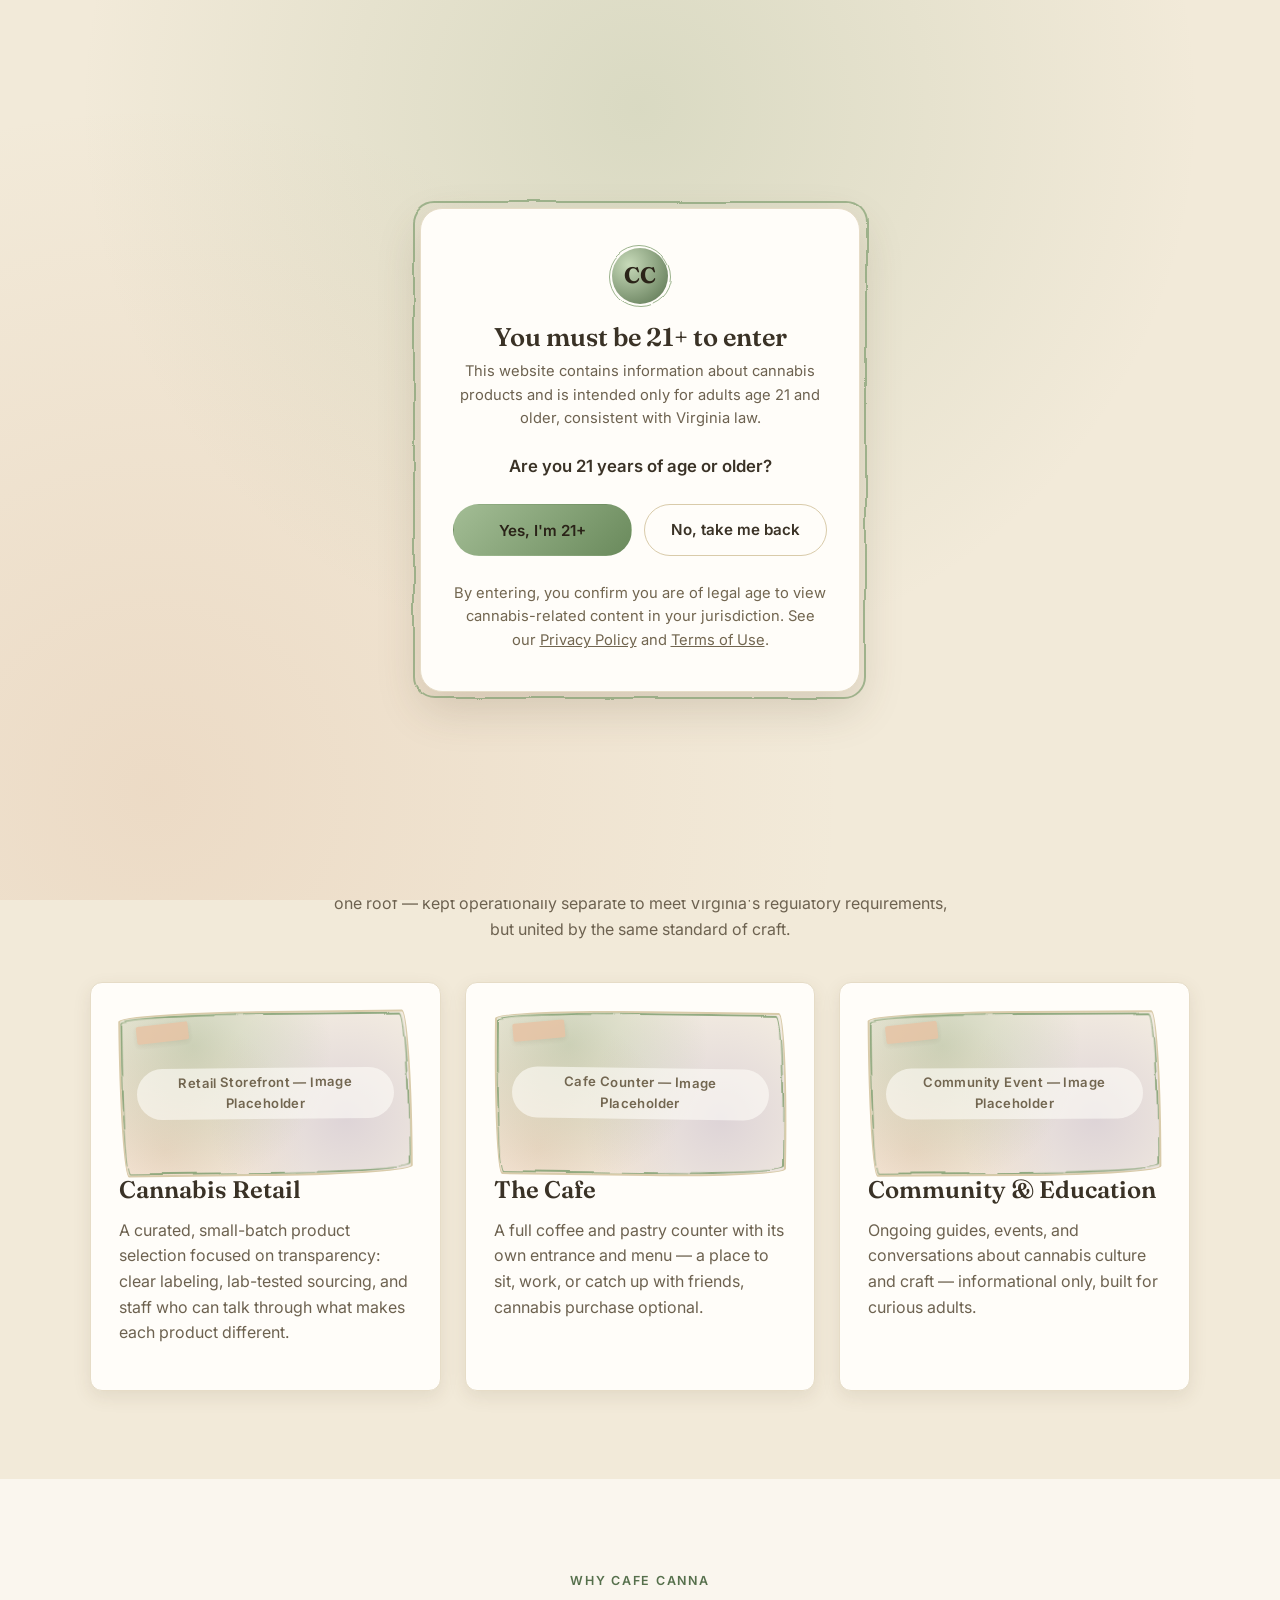
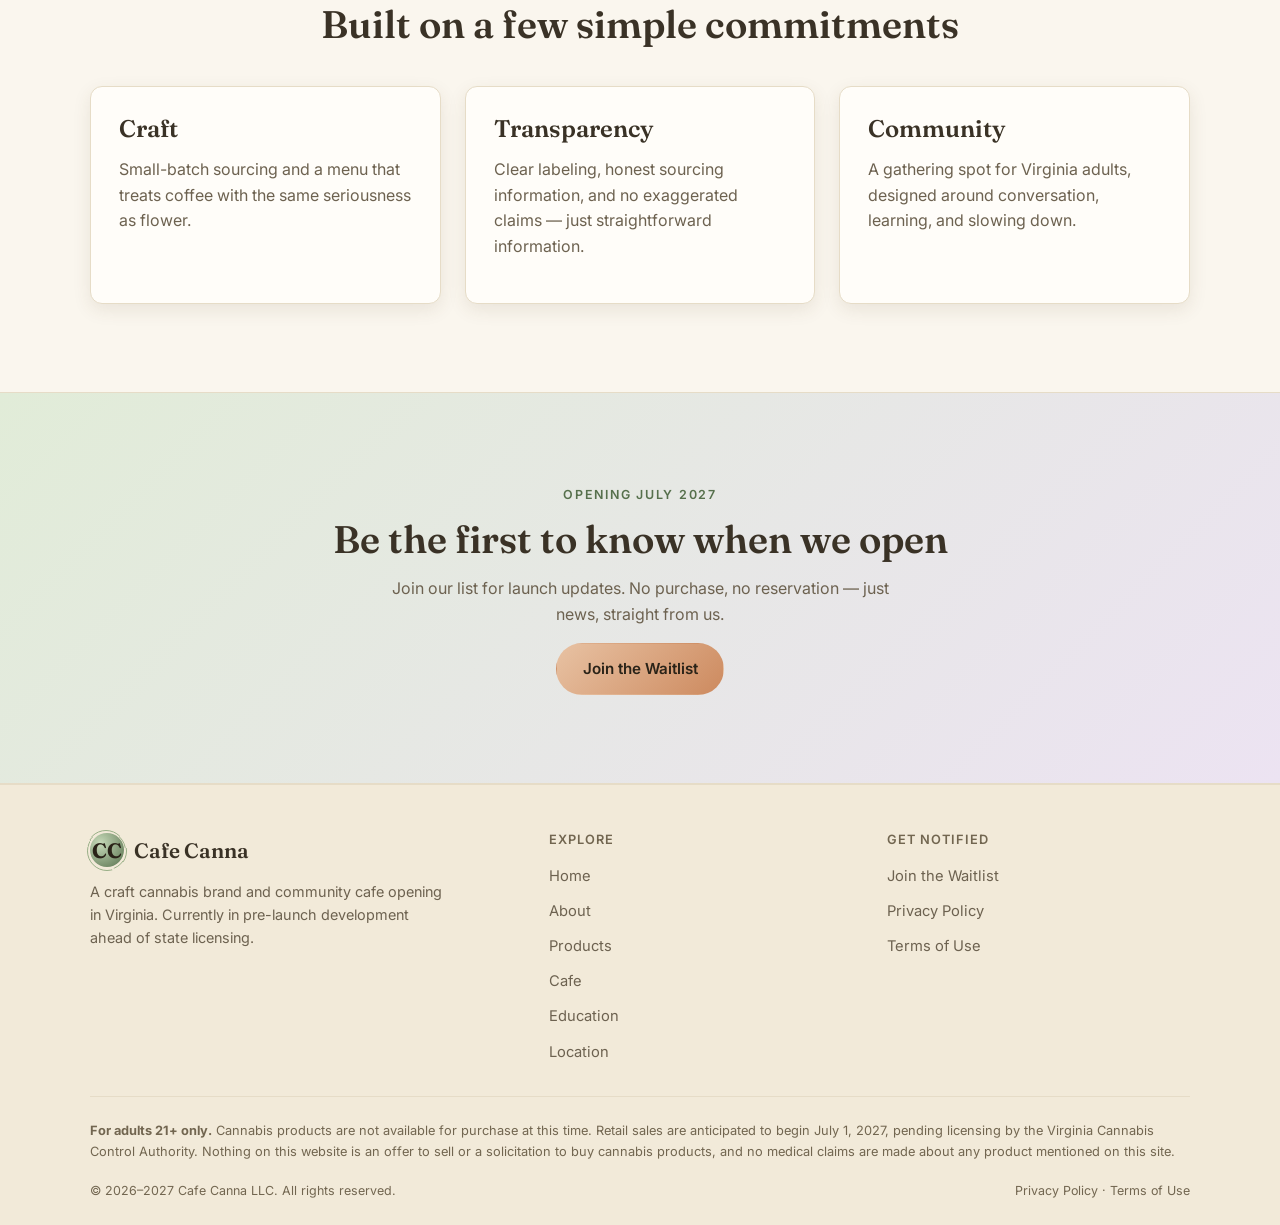
<file: index.html>
<!DOCTYPE html>
<html lang="en">
<head>
<meta charset="UTF-8">
<meta name="viewport" content="width=device-width, initial-scale=1.0">
<title>Cafe Canna — Craft Cannabis &amp; Cafe, Coming to Virginia</title>
<meta name="description" content="Cafe Canna is a craft cannabis brand and community cafe opening in Virginia. Join the waitlist ahead of our July 2027 retail launch.">
<link rel="icon" href="data:image/svg+xml,%3Csvg xmlns='http://www.w3.org/2000/svg' viewBox='0 0 32 32'%3E%3Ccircle cx='16' cy='16' r='16' fill='%236a8a5c'/%3E%3C/svg%3E">
<link rel="preconnect" href="https://fonts.googleapis.com">
<link rel="preconnect" href="https://fonts.gstatic.com" crossorigin>
<link href="https://fonts.googleapis.com/css2?family=Fraunces:wght@500;600;700&family=Inter:wght@400;500;600;700&display=swap" rel="stylesheet">
<link rel="stylesheet" href="assets/css/style.css">
<script>
(function () {
  if (document.cookie.indexOf('age_verified=true') !== -1) {
    document.documentElement.classList.add('age-verified');
  }
})();
</script>
</head>
<body>

<script src="assets/js/sketchy-filter.js"></script>

<div id="age-gate-overlay" role="dialog" aria-modal="true" aria-labelledby="age-gate-title">
  <div class="age-gate-card">
    <div class="brand-mark" aria-hidden="true">CC</div>
    <h1 id="age-gate-title">You must be 21+ to enter</h1>
    <p>This website contains information about cannabis products and is intended only for adults age 21 and older, consistent with Virginia law.</p>
    <p class="age-gate-question">Are you 21 years of age or older?</p>
    <div class="age-gate-actions">
      <button type="button" id="age-confirm-yes" class="btn btn-primary">Yes, I'm 21+</button>
      <a href="restricted/" class="btn btn-outline">No, take me back</a>
    </div>
    <p class="age-gate-fine">By entering, you confirm you are of legal age to view cannabis-related content in your jurisdiction. See our <a href="privacy/" class="legal-link">Privacy Policy</a> and <a href="terms/" class="legal-link">Terms of Use</a>.</p>
  </div>
</div>

<header class="site-header">
  <div class="container">
    <a class="brand" href="./" aria-label="Cafe Canna home">
      <span class="brand-mark" aria-hidden="true">CC</span>
      Cafe Canna
    </a>
    <button class="nav-toggle" id="nav-toggle" aria-expanded="false" aria-controls="main-nav" aria-label="Toggle navigation menu">
      <svg viewBox="0 0 24 24" fill="none" stroke="currentColor" stroke-width="2" stroke-linecap="round"><line x1="3" y1="6" x2="21" y2="6"/><line x1="3" y1="12" x2="21" y2="12"/><line x1="3" y1="18" x2="21" y2="18"/></svg>
    </button>
    <nav class="main-nav" id="main-nav" aria-label="Primary">
      <div class="nav-list-wrap">
        <ul>
          <li><a href="./" aria-current="page">Home</a></li>
          <li><a href="about/">About</a></li>
          <li><a href="products/">Products</a></li>
          <li><a href="cafe/">Cafe</a></li>
          <li><a href="education/">Education</a></li>
          <li><a href="location/">Location</a></li>
        </ul>
        <a class="btn btn-primary" href="coming-soon/">Join the Waitlist</a>
      </div>
    </nav>
  </div>
</header>

<main>

  <section class="hero">
    <div class="container hero-inner">
      <span class="eyebrow">Cafe Canna · Chesapeake, Virginia</span>
      <h1>Craft cannabis meets community coffee.</h1>
      <p class="lede">Cafe Canna is a cannabis retail brand and adjoining café taking shape in the Commonwealth of Virginia. We're building a neighborhood spot where well-grown flower and a well-pulled espresso shot get the same amount of care.</p>
      <div class="hero-actions">
        <a href="coming-soon/" class="btn btn-primary">Join the Waitlist</a>
        <a href="about/" class="btn btn-outline">Learn Our Story</a>
      </div>
      <div class="hero-badges">
        <span class="badge">21+ Only</span>
        <span class="badge">Retail Opens July 2027</span>
        <span class="badge">Virginia Licensing In Progress</span>
      </div>
    </div>
  </section>

  <section class="section-alt">
    <div class="container">
      <div class="section-head">
        <span class="eyebrow">What We're Building</span>
        <h2>One space, two experiences</h2>
        <p>Cafe Canna pairs a licensed cannabis storefront with a full café, side by side under one roof — kept operationally separate to meet Virginia's regulatory requirements, but united by the same standard of craft.</p>
      </div>
      <div class="grid grid-3">
        <div class="card">
          <div class="placeholder-img wide"><span>Retail Storefront — Image Placeholder</span></div>
          <h3>Cannabis Retail</h3>
          <p>A curated, small-batch product selection focused on transparency: clear labeling, lab-tested sourcing, and staff who can talk through what makes each product different.</p>
        </div>
        <div class="card">
          <div class="placeholder-img wide"><span>Cafe Counter — Image Placeholder</span></div>
          <h3>The Cafe</h3>
          <p>A full coffee and pastry counter with its own entrance and menu — a place to sit, work, or catch up with friends, cannabis purchase optional.</p>
        </div>
        <div class="card">
          <div class="placeholder-img wide"><span>Community Event — Image Placeholder</span></div>
          <h3>Community &amp; Education</h3>
          <p>Ongoing guides, events, and conversations about cannabis culture and craft — informational only, built for curious adults.</p>
        </div>
      </div>
    </div>
  </section>

  <section>
    <div class="container">
      <div class="section-head">
        <span class="eyebrow">Why Cafe Canna</span>
        <h2>Built on a few simple commitments</h2>
      </div>
      <div class="grid grid-3">
        <div class="card">
          <h3>Craft</h3>
          <p>Small-batch sourcing and a menu that treats coffee with the same seriousness as flower.</p>
        </div>
        <div class="card">
          <h3>Transparency</h3>
          <p>Clear labeling, honest sourcing information, and no exaggerated claims — just straightforward information.</p>
        </div>
        <div class="card">
          <h3>Community</h3>
          <p>A gathering spot for Virginia adults, designed around conversation, learning, and slowing down.</p>
        </div>
      </div>
    </div>
  </section>

  <section class="cta-band">
    <div class="container">
      <span class="eyebrow">Opening July 2027</span>
      <h2>Be the first to know when we open</h2>
      <p>Join our list for launch updates. No purchase, no reservation — just news, straight from us.</p>
      <a href="coming-soon/" class="btn btn-gold">Join the Waitlist</a>
    </div>
  </section>

</main>

<footer class="site-footer">
  <div class="container">
    <div class="footer-grid">
      <div class="footer-brand">
        <a class="brand" href="./"><span class="brand-mark" aria-hidden="true">CC</span>Cafe Canna</a>
        <p>A craft cannabis brand and community cafe opening in Virginia. Currently in pre-launch development ahead of state licensing.</p>
      </div>
      <div class="footer-col">
        <h4>Explore</h4>
        <ul>
          <li><a href="./">Home</a></li>
          <li><a href="about/">About</a></li>
          <li><a href="products/">Products</a></li>
          <li><a href="cafe/">Cafe</a></li>
          <li><a href="education/">Education</a></li>
          <li><a href="location/">Location</a></li>
        </ul>
      </div>
      <div class="footer-col">
        <h4>Get Notified</h4>
        <ul>
          <li><a href="coming-soon/">Join the Waitlist</a></li>
          <li><a href="privacy/">Privacy Policy</a></li>
          <li><a href="terms/">Terms of Use</a></li>
        </ul>
      </div>
    </div>
    <div class="footer-disclaimer">
      <p><strong>For adults 21+ only.</strong> Cannabis products are not available for purchase at this time. Retail sales are anticipated to begin July 1, 2027, pending licensing by the Virginia Cannabis Control Authority. Nothing on this website is an offer to sell or a solicitation to buy cannabis products, and no medical claims are made about any product mentioned on this site.</p>
      <div class="footer-bottom">
        <span>&copy; 2026–2027 Cafe Canna LLC. All rights reserved.</span>
        <span><a href="privacy/">Privacy Policy</a> · <a href="terms/">Terms of Use</a></span>
      </div>
    </div>
  </div>
</footer>

<script src="assets/js/modal.js"></script>
<script src="assets/js/age-gate.js"></script>
<script src="assets/js/main.js"></script>
</body>
</html>
</file>
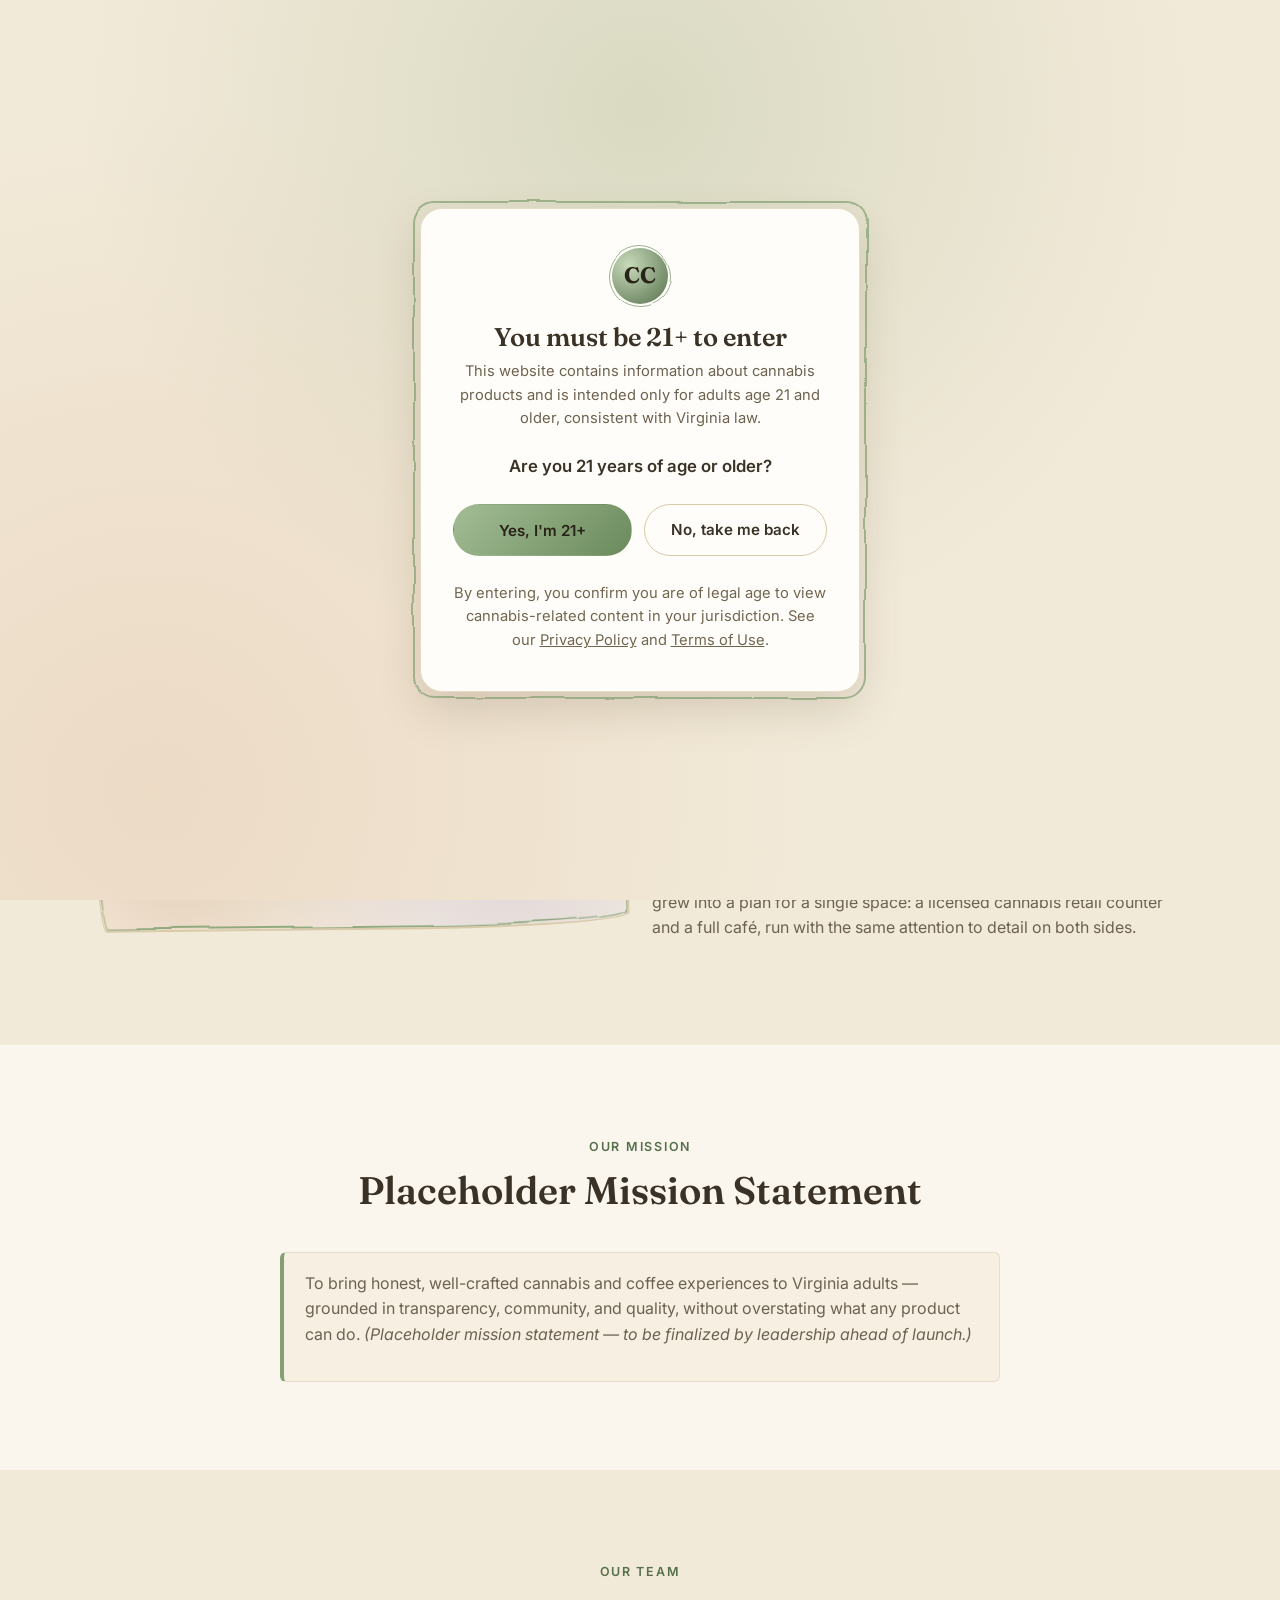
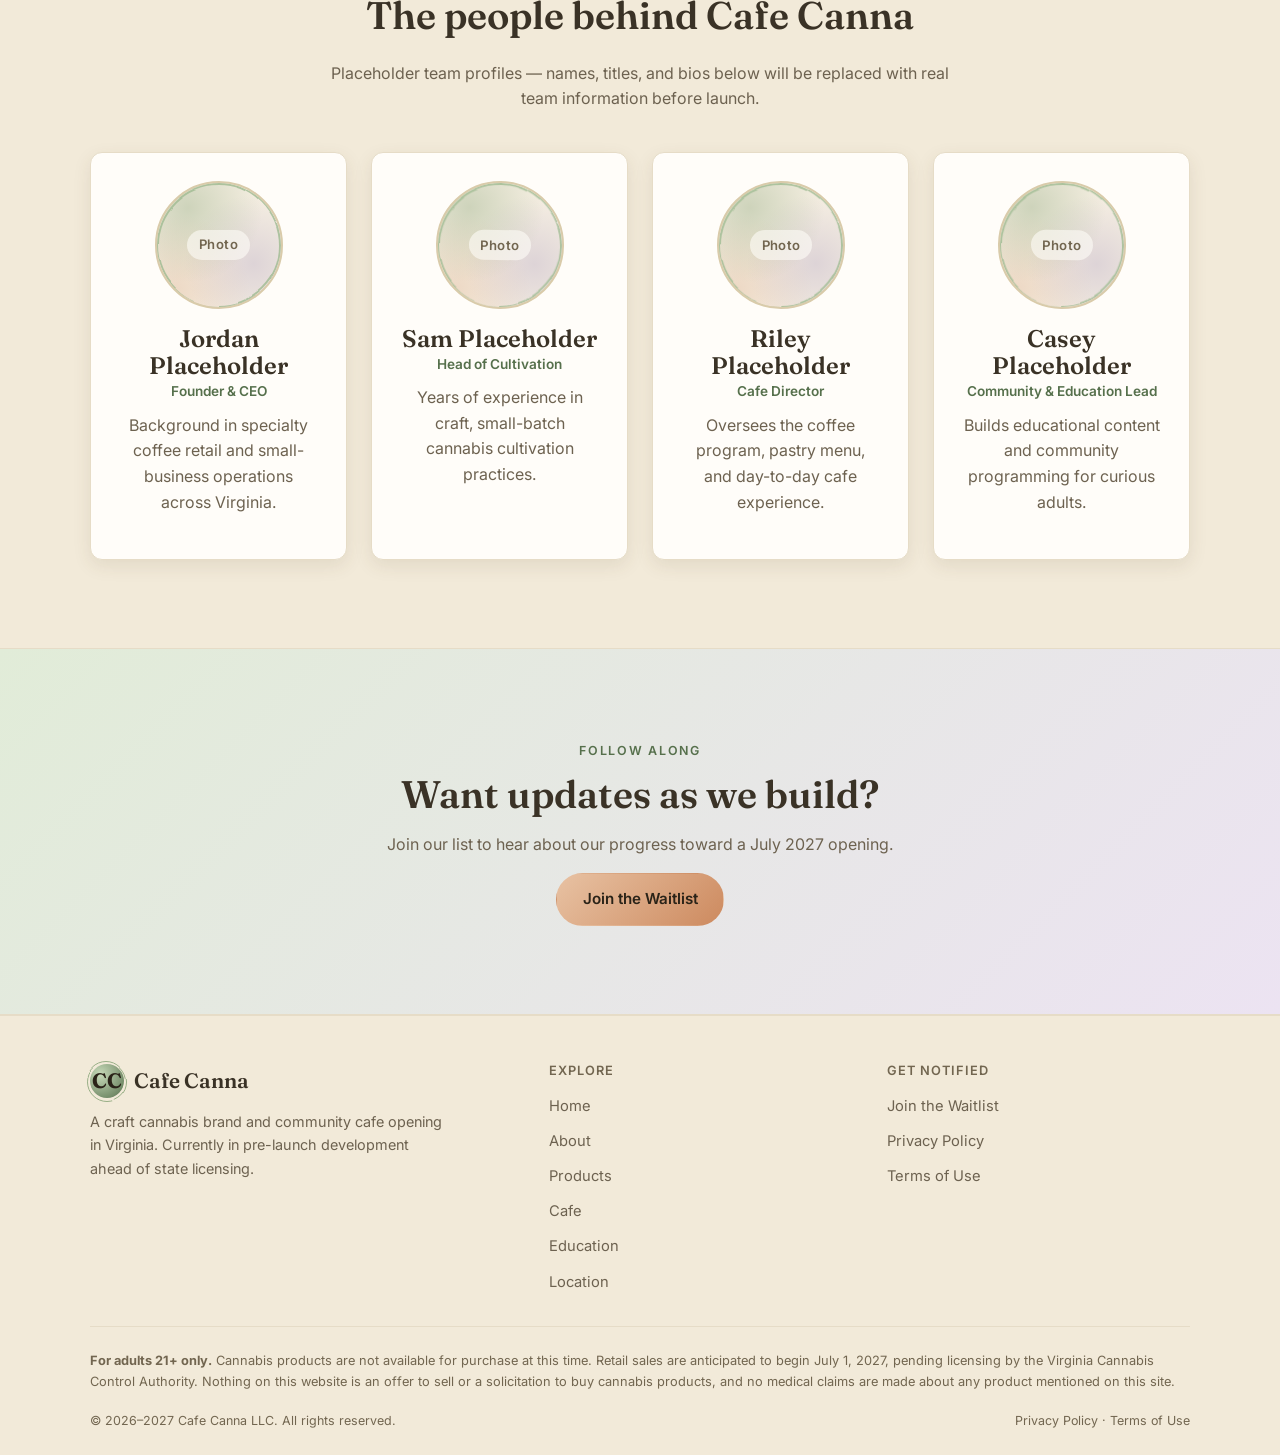
<file: about/index.html>
<!DOCTYPE html>
<html lang="en">
<head>
<meta charset="UTF-8">
<meta name="viewport" content="width=device-width, initial-scale=1.0">
<title>About Us — Cafe Canna</title>
<meta name="description" content="Learn about Cafe Canna's story, mission, and the team building a craft cannabis brand and cafe in Virginia.">
<link rel="icon" href="data:image/svg+xml,%3Csvg xmlns='http://www.w3.org/2000/svg' viewBox='0 0 32 32'%3E%3Ccircle cx='16' cy='16' r='16' fill='%236a8a5c'/%3E%3C/svg%3E">
<link rel="preconnect" href="https://fonts.googleapis.com">
<link rel="preconnect" href="https://fonts.gstatic.com" crossorigin>
<link href="https://fonts.googleapis.com/css2?family=Fraunces:wght@500;600;700&family=Inter:wght@400;500;600;700&display=swap" rel="stylesheet">
<link rel="stylesheet" href="../assets/css/style.css">
<script>
(function () {
  if (document.cookie.indexOf('age_verified=true') !== -1) {
    document.documentElement.classList.add('age-verified');
  }
})();
</script>
</head>
<body>

<script src="../assets/js/sketchy-filter.js"></script>

<div id="age-gate-overlay" role="dialog" aria-modal="true" aria-labelledby="age-gate-title">
  <div class="age-gate-card">
    <div class="brand-mark" aria-hidden="true">CC</div>
    <h1 id="age-gate-title">You must be 21+ to enter</h1>
    <p>This website contains information about cannabis products and is intended only for adults age 21 and older, consistent with Virginia law.</p>
    <p class="age-gate-question">Are you 21 years of age or older?</p>
    <div class="age-gate-actions">
      <button type="button" id="age-confirm-yes" class="btn btn-primary">Yes, I'm 21+</button>
      <a href="../restricted/" class="btn btn-outline">No, take me back</a>
    </div>
    <p class="age-gate-fine">By entering, you confirm you are of legal age to view cannabis-related content in your jurisdiction. See our <a href="../privacy/" class="legal-link">Privacy Policy</a> and <a href="../terms/" class="legal-link">Terms of Use</a>.</p>
  </div>
</div>

<header class="site-header">
  <div class="container">
    <a class="brand" href="../" aria-label="Cafe Canna home">
      <span class="brand-mark" aria-hidden="true">CC</span>
      Cafe Canna
    </a>
    <button class="nav-toggle" id="nav-toggle" aria-expanded="false" aria-controls="main-nav" aria-label="Toggle navigation menu">
      <svg viewBox="0 0 24 24" fill="none" stroke="currentColor" stroke-width="2" stroke-linecap="round"><line x1="3" y1="6" x2="21" y2="6"/><line x1="3" y1="12" x2="21" y2="12"/><line x1="3" y1="18" x2="21" y2="18"/></svg>
    </button>
    <nav class="main-nav" id="main-nav" aria-label="Primary">
      <div class="nav-list-wrap">
        <ul>
          <li><a href="../">Home</a></li>
          <li><a href="../about/" aria-current="page">About</a></li>
          <li><a href="../products/">Products</a></li>
          <li><a href="../cafe/">Cafe</a></li>
          <li><a href="../education/">Education</a></li>
          <li><a href="../location/">Location</a></li>
        </ul>
        <a class="btn btn-primary" href="../coming-soon/">Join the Waitlist</a>
      </div>
    </nav>
  </div>
</header>

<main>

  <section class="hero">
    <div class="container hero-inner">
      <span class="eyebrow">About Us</span>
      <h1>A cafe and a cannabis brand, built together.</h1>
      <p class="lede">Cafe Canna started as a simple question: why does the cannabis shopping experience feel so different from a neighborhood coffee shop? We set out to build both, under one roof, in Virginia.</p>
    </div>
  </section>

  <section class="section-alt">
    <div class="container">
      <div class="grid grid-2" style="align-items:center;">
        <div class="placeholder-img wide"><span>Founders Photo — Placeholder</span></div>
        <div>
          <span class="eyebrow">Our Story</span>
          <h2>From a shared table to a shared storefront</h2>
          <p>Cafe Canna was founded by a small group of Virginians who spent years working in specialty coffee and in cannabis cultivation before deciding to combine both under one brand. This is placeholder copy — the founding story will be updated with real details ahead of launch.</p>
          <p>What started as conversations about craftsmanship and community grew into a plan for a single space: a licensed cannabis retail counter and a full café, run with the same attention to detail on both sides.</p>
        </div>
      </div>
    </div>
  </section>

  <section>
    <div class="container">
      <div class="section-head">
        <span class="eyebrow">Our Mission</span>
        <h2>Placeholder Mission Statement</h2>
      </div>
      <div class="callout" style="max-width:720px;margin:0 auto;font-size:1rem;">
        <p class="mt-0">To bring honest, well-crafted cannabis and coffee experiences to Virginia adults — grounded in transparency, community, and quality, without overstating what any product can do. <em>(Placeholder mission statement — to be finalized by leadership ahead of launch.)</em></p>
      </div>
    </div>
  </section>

  <section class="section-alt">
    <div class="container">
      <div class="section-head">
        <span class="eyebrow">Our Team</span>
        <h2>The people behind Cafe Canna</h2>
        <p>Placeholder team profiles — names, titles, and bios below will be replaced with real team information before launch.</p>
      </div>
      <div class="grid grid-4">
        <div class="card team-card">
          <div class="placeholder-img"><span>Photo</span></div>
          <h3>Jordan Placeholder</h3>
          <p class="team-role">Founder &amp; CEO</p>
          <p>Background in specialty coffee retail and small-business operations across Virginia.</p>
        </div>
        <div class="card team-card">
          <div class="placeholder-img"><span>Photo</span></div>
          <h3>Sam Placeholder</h3>
          <p class="team-role">Head of Cultivation</p>
          <p>Years of experience in craft, small-batch cannabis cultivation practices.</p>
        </div>
        <div class="card team-card">
          <div class="placeholder-img"><span>Photo</span></div>
          <h3>Riley Placeholder</h3>
          <p class="team-role">Cafe Director</p>
          <p>Oversees the coffee program, pastry menu, and day-to-day cafe experience.</p>
        </div>
        <div class="card team-card">
          <div class="placeholder-img"><span>Photo</span></div>
          <h3>Casey Placeholder</h3>
          <p class="team-role">Community &amp; Education Lead</p>
          <p>Builds educational content and community programming for curious adults.</p>
        </div>
      </div>
    </div>
  </section>

  <section class="cta-band">
    <div class="container">
      <span class="eyebrow">Follow Along</span>
      <h2>Want updates as we build?</h2>
      <p>Join our list to hear about our progress toward a July 2027 opening.</p>
      <a href="../coming-soon/" class="btn btn-gold">Join the Waitlist</a>
    </div>
  </section>

</main>

<footer class="site-footer">
  <div class="container">
    <div class="footer-grid">
      <div class="footer-brand">
        <a class="brand" href="../"><span class="brand-mark" aria-hidden="true">CC</span>Cafe Canna</a>
        <p>A craft cannabis brand and community cafe opening in Virginia. Currently in pre-launch development ahead of state licensing.</p>
      </div>
      <div class="footer-col">
        <h4>Explore</h4>
        <ul>
          <li><a href="../">Home</a></li>
          <li><a href="../about/">About</a></li>
          <li><a href="../products/">Products</a></li>
          <li><a href="../cafe/">Cafe</a></li>
          <li><a href="../education/">Education</a></li>
          <li><a href="../location/">Location</a></li>
        </ul>
      </div>
      <div class="footer-col">
        <h4>Get Notified</h4>
        <ul>
          <li><a href="../coming-soon/">Join the Waitlist</a></li>
          <li><a href="../privacy/">Privacy Policy</a></li>
          <li><a href="../terms/">Terms of Use</a></li>
        </ul>
      </div>
    </div>
    <div class="footer-disclaimer">
      <p><strong>For adults 21+ only.</strong> Cannabis products are not available for purchase at this time. Retail sales are anticipated to begin July 1, 2027, pending licensing by the Virginia Cannabis Control Authority. Nothing on this website is an offer to sell or a solicitation to buy cannabis products, and no medical claims are made about any product mentioned on this site.</p>
      <div class="footer-bottom">
        <span>&copy; 2026–2027 Cafe Canna LLC. All rights reserved.</span>
        <span><a href="../privacy/">Privacy Policy</a> · <a href="../terms/">Terms of Use</a></span>
      </div>
    </div>
  </div>
</footer>

<script src="../assets/js/modal.js"></script>
<script src="../assets/js/age-gate.js"></script>
<script src="../assets/js/main.js"></script>
</body>
</html>
</file>
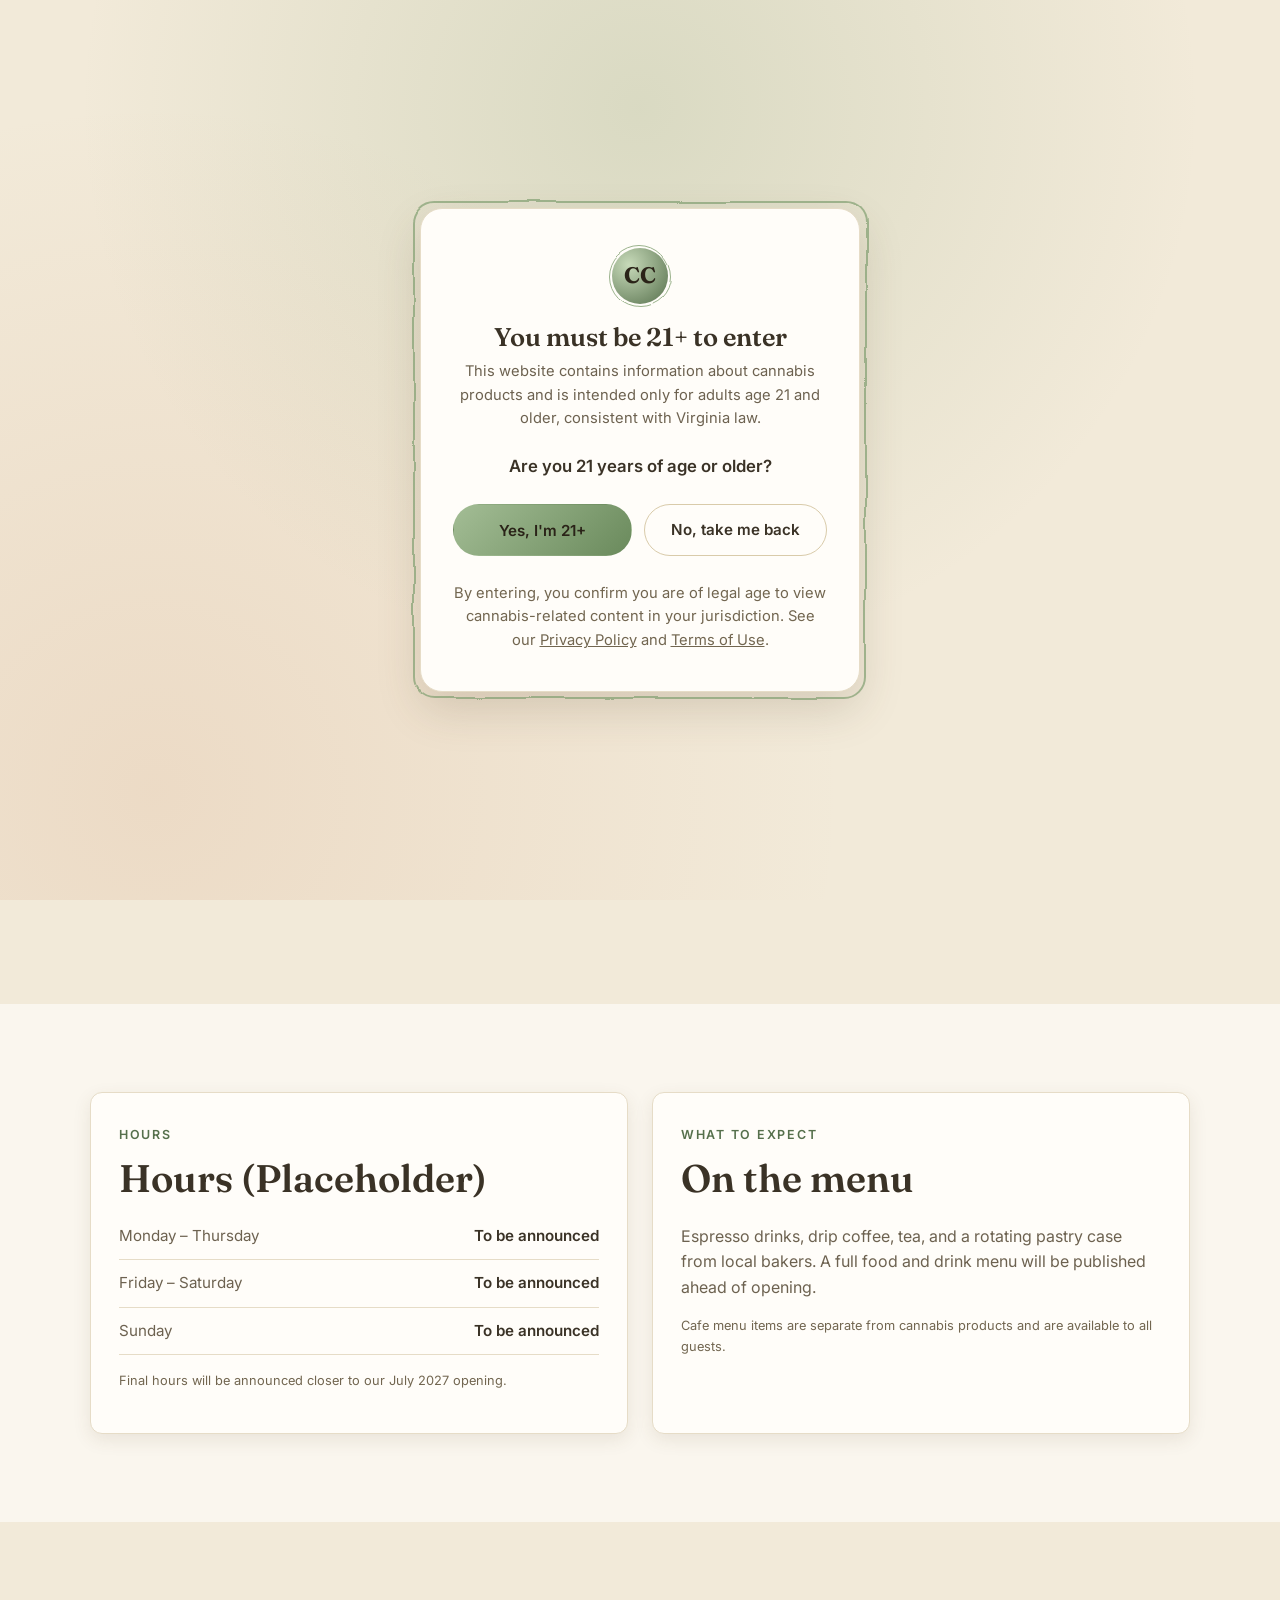
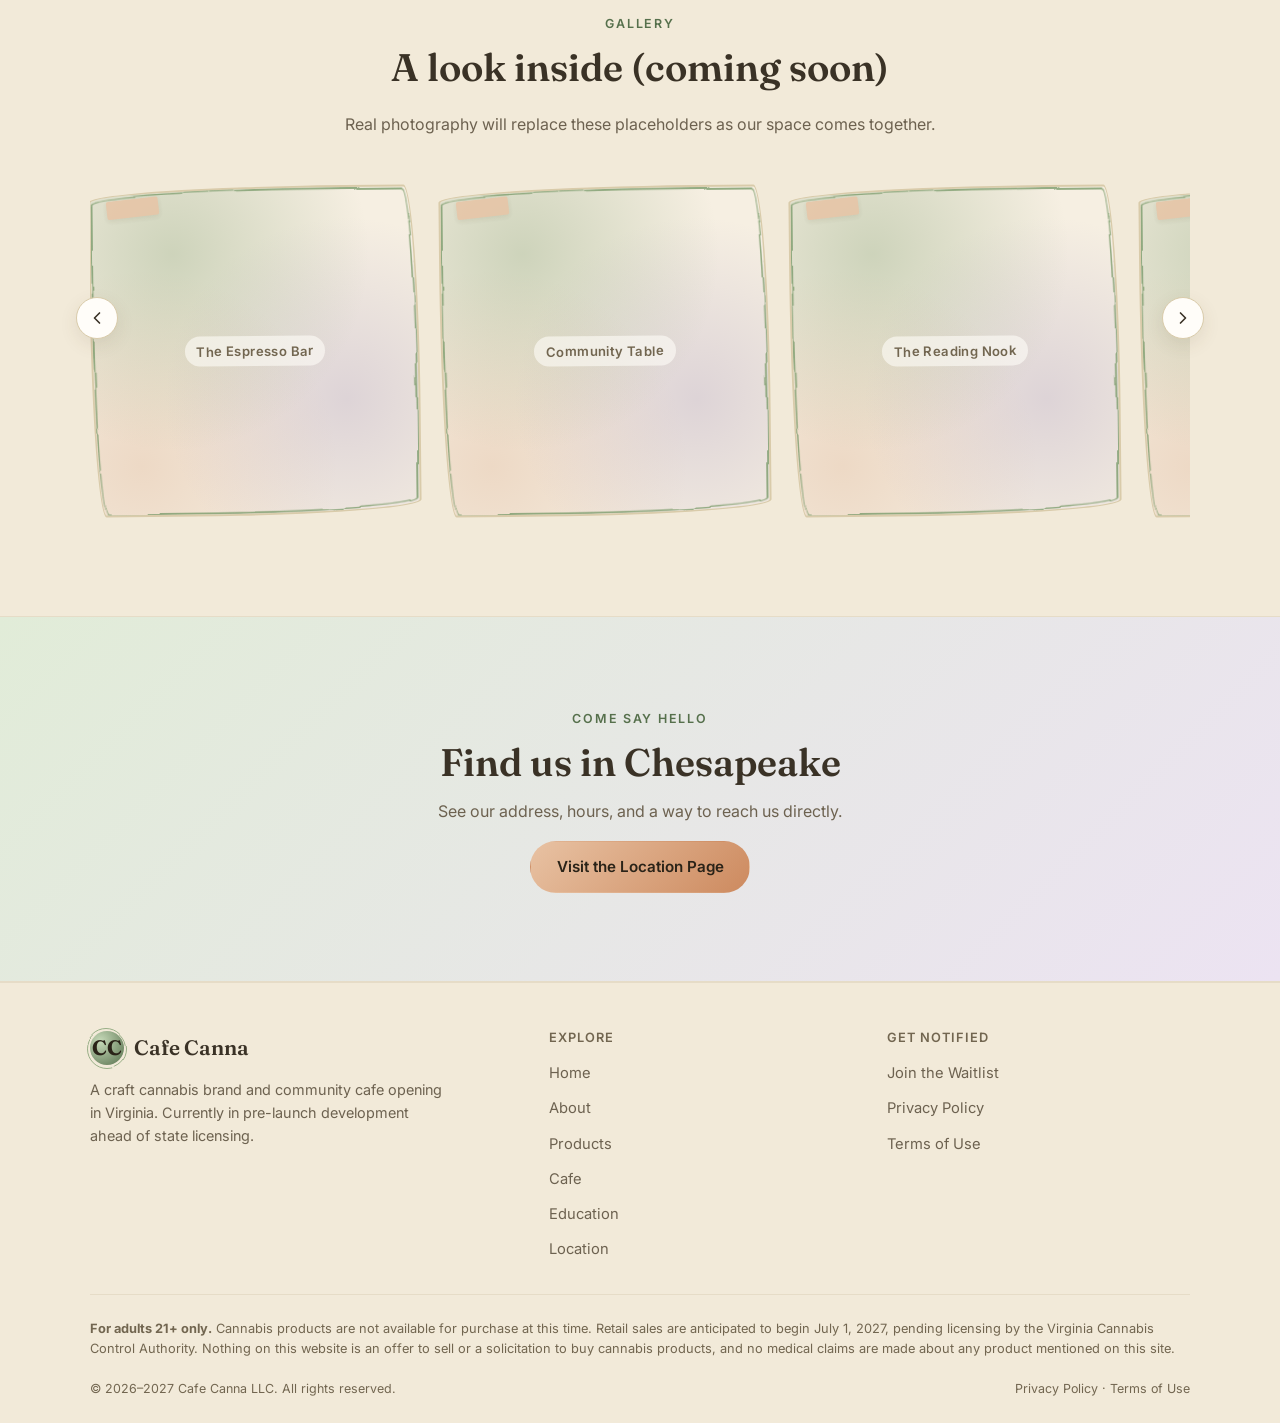
<file: cafe/index.html>
<!DOCTYPE html>
<html lang="en">
<head>
<meta charset="UTF-8">
<meta name="viewport" content="width=device-width, initial-scale=1.0">
<title>The Cafe — Cafe Canna</title>
<meta name="description" content="Explore the atmosphere, hours, and gallery for Cafe Canna's community cafe, opening in Virginia.">
<link rel="icon" href="data:image/svg+xml,%3Csvg xmlns='http://www.w3.org/2000/svg' viewBox='0 0 32 32'%3E%3Ccircle cx='16' cy='16' r='16' fill='%236a8a5c'/%3E%3C/svg%3E">
<link rel="preconnect" href="https://fonts.googleapis.com">
<link rel="preconnect" href="https://fonts.gstatic.com" crossorigin>
<link href="https://fonts.googleapis.com/css2?family=Fraunces:wght@500;600;700&family=Inter:wght@400;500;600;700&display=swap" rel="stylesheet">
<link rel="stylesheet" href="../assets/css/style.css">
<script>
(function () {
  if (document.cookie.indexOf('age_verified=true') !== -1) {
    document.documentElement.classList.add('age-verified');
  }
})();
</script>
</head>
<body>

<script src="../assets/js/sketchy-filter.js"></script>

<div id="age-gate-overlay" role="dialog" aria-modal="true" aria-labelledby="age-gate-title">
  <div class="age-gate-card">
    <div class="brand-mark" aria-hidden="true">CC</div>
    <h1 id="age-gate-title">You must be 21+ to enter</h1>
    <p>This website contains information about cannabis products and is intended only for adults age 21 and older, consistent with Virginia law.</p>
    <p class="age-gate-question">Are you 21 years of age or older?</p>
    <div class="age-gate-actions">
      <button type="button" id="age-confirm-yes" class="btn btn-primary">Yes, I'm 21+</button>
      <a href="../restricted/" class="btn btn-outline">No, take me back</a>
    </div>
    <p class="age-gate-fine">By entering, you confirm you are of legal age to view cannabis-related content in your jurisdiction. See our <a href="../privacy/" class="legal-link">Privacy Policy</a> and <a href="../terms/" class="legal-link">Terms of Use</a>.</p>
  </div>
</div>

<header class="site-header">
  <div class="container">
    <a class="brand" href="../" aria-label="Cafe Canna home">
      <span class="brand-mark" aria-hidden="true">CC</span>
      Cafe Canna
    </a>
    <button class="nav-toggle" id="nav-toggle" aria-expanded="false" aria-controls="main-nav" aria-label="Toggle navigation menu">
      <svg viewBox="0 0 24 24" fill="none" stroke="currentColor" stroke-width="2" stroke-linecap="round"><line x1="3" y1="6" x2="21" y2="6"/><line x1="3" y1="12" x2="21" y2="12"/><line x1="3" y1="18" x2="21" y2="18"/></svg>
    </button>
    <nav class="main-nav" id="main-nav" aria-label="Primary">
      <div class="nav-list-wrap">
        <ul>
          <li><a href="../">Home</a></li>
          <li><a href="../about/">About</a></li>
          <li><a href="../products/">Products</a></li>
          <li><a href="../cafe/" aria-current="page">Cafe</a></li>
          <li><a href="../education/">Education</a></li>
          <li><a href="../location/">Location</a></li>
        </ul>
        <a class="btn btn-primary" href="../coming-soon/">Join the Waitlist</a>
      </div>
    </nav>
  </div>
</header>

<main>

  <section class="hero">
    <div class="container hero-inner">
      <span class="eyebrow">The Cafe</span>
      <h1>A place to slow down.</h1>
      <p class="lede">Alongside our cannabis storefront, Cafe Canna is building a full coffee bar and lounge — a spot to sit with a book, catch up with a friend, or just take a break, cannabis purchase entirely optional.</p>
    </div>
  </section>

  <section class="section-alt">
    <div class="container">
      <div class="grid grid-2" style="align-items:center;">
        <div>
          <span class="eyebrow">Atmosphere</span>
          <h2>Warm, unhurried, and built for lingering</h2>
          <p>Think reclaimed wood tables, low light, house plants, and a soundtrack that never competes with conversation. We're designing the cafe as a genuine third place — somewhere to spend an afternoon, not just grab a drink and go.</p>
          <p>The cafe operates with its own entrance, counter, and menu, kept operationally separate from cannabis retail in line with Virginia regulations. Coffee, tea, and pastries are available to everyone, regardless of age or cannabis purchase.</p>
        </div>
        <div class="placeholder-img wide"><span>Cafe Interior — Image Placeholder</span></div>
      </div>
    </div>
  </section>

  <section>
    <div class="container">
      <div class="grid grid-2">
        <div class="card">
          <span class="eyebrow">Hours</span>
          <h2>Hours (Placeholder)</h2>
          <dl class="info-list">
            <div class="info-row"><dt>Monday – Thursday</dt><dd>To be announced</dd></div>
            <div class="info-row"><dt>Friday – Saturday</dt><dd>To be announced</dd></div>
            <div class="info-row"><dt>Sunday</dt><dd>To be announced</dd></div>
          </dl>
          <p class="form-note mt-0" style="margin-top:1rem;">Final hours will be announced closer to our July 2027 opening.</p>
        </div>
        <div class="card">
          <span class="eyebrow">What to Expect</span>
          <h2>On the menu</h2>
          <p>Espresso drinks, drip coffee, tea, and a rotating pastry case from local bakers. A full food and drink menu will be published ahead of opening.</p>
          <p class="form-note mt-0">Cafe menu items are separate from cannabis products and are available to all guests.</p>
        </div>
      </div>
    </div>
  </section>

  <section class="section-alt">
    <div class="container">
      <div class="section-head">
        <span class="eyebrow">Gallery</span>
        <h2>A look inside (coming soon)</h2>
        <p>Real photography will replace these placeholders as our space comes together.</p>
      </div>
      <div class="carousel" id="cafe-gallery" aria-label="Cafe photo gallery">
        <div class="carousel-track" tabindex="0">
          <noscript><p>Enable JavaScript to view our photo gallery.</p></noscript>
        </div>
        <button type="button" class="carousel-arrow carousel-arrow-prev" aria-label="Previous photo">
          <svg viewBox="0 0 24 24" fill="none" stroke="currentColor" stroke-width="2" stroke-linecap="round" stroke-linejoin="round"><polyline points="15 18 9 12 15 6"></polyline></svg>
        </button>
        <button type="button" class="carousel-arrow carousel-arrow-next" aria-label="Next photo">
          <svg viewBox="0 0 24 24" fill="none" stroke="currentColor" stroke-width="2" stroke-linecap="round" stroke-linejoin="round"><polyline points="9 18 15 12 9 6"></polyline></svg>
        </button>
        <div class="carousel-dots"></div>
      </div>
    </div>
  </section>

  <section class="cta-band">
    <div class="container">
      <span class="eyebrow">Come Say Hello</span>
      <h2>Find us in Chesapeake</h2>
      <p>See our address, hours, and a way to reach us directly.</p>
      <a href="../location/" class="btn btn-gold">Visit the Location Page</a>
    </div>
  </section>

</main>

<footer class="site-footer">
  <div class="container">
    <div class="footer-grid">
      <div class="footer-brand">
        <a class="brand" href="../"><span class="brand-mark" aria-hidden="true">CC</span>Cafe Canna</a>
        <p>A craft cannabis brand and community cafe opening in Virginia. Currently in pre-launch development ahead of state licensing.</p>
      </div>
      <div class="footer-col">
        <h4>Explore</h4>
        <ul>
          <li><a href="../">Home</a></li>
          <li><a href="../about/">About</a></li>
          <li><a href="../products/">Products</a></li>
          <li><a href="../cafe/">Cafe</a></li>
          <li><a href="../education/">Education</a></li>
          <li><a href="../location/">Location</a></li>
        </ul>
      </div>
      <div class="footer-col">
        <h4>Get Notified</h4>
        <ul>
          <li><a href="../coming-soon/">Join the Waitlist</a></li>
          <li><a href="../privacy/">Privacy Policy</a></li>
          <li><a href="../terms/">Terms of Use</a></li>
        </ul>
      </div>
    </div>
    <div class="footer-disclaimer">
      <p><strong>For adults 21+ only.</strong> Cannabis products are not available for purchase at this time. Retail sales are anticipated to begin July 1, 2027, pending licensing by the Virginia Cannabis Control Authority. Nothing on this website is an offer to sell or a solicitation to buy cannabis products, and no medical claims are made about any product mentioned on this site.</p>
      <div class="footer-bottom">
        <span>&copy; 2026–2027 Cafe Canna LLC. All rights reserved.</span>
        <span><a href="../privacy/">Privacy Policy</a> · <a href="../terms/">Terms of Use</a></span>
      </div>
    </div>
  </div>
</footer>

<script src="../assets/js/modal.js"></script>
<script src="../assets/js/age-gate.js"></script>
<script src="../assets/js/main.js"></script>
<script src="../assets/js/carousel.js"></script>
<script src="../assets/js/gallery-data.js"></script>
<script src="../assets/js/gallery.js"></script>
</body>
</html>
</file>
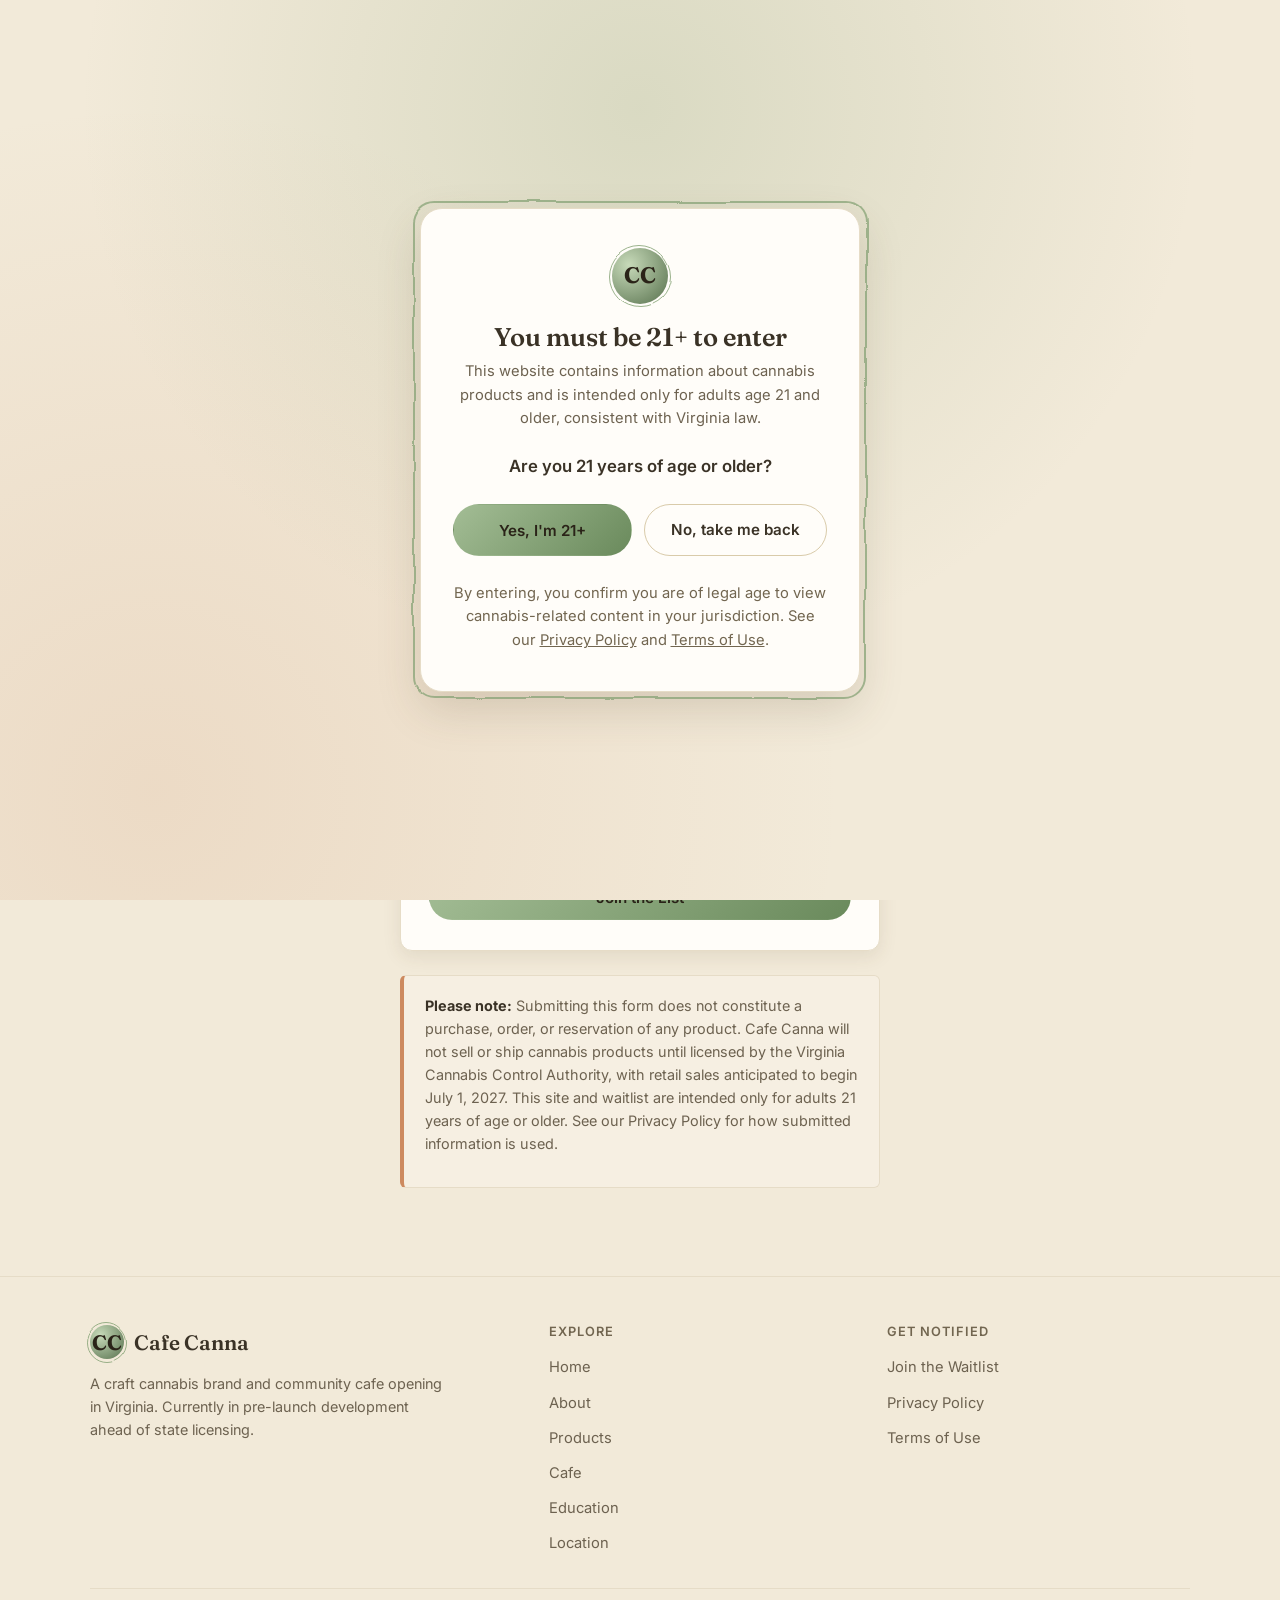
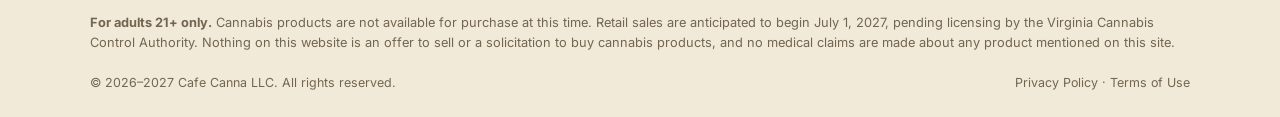
<file: coming-soon/index.html>
<!DOCTYPE html>
<html lang="en">
<head>
<meta charset="UTF-8">
<meta name="viewport" content="width=device-width, initial-scale=1.0">
<title>Coming Soon — Join the Waitlist — Cafe Canna</title>
<meta name="description" content="Cafe Canna opens in Virginia July 1, 2027. Join our waitlist for launch updates.">
<link rel="icon" href="data:image/svg+xml,%3Csvg xmlns='http://www.w3.org/2000/svg' viewBox='0 0 32 32'%3E%3Ccircle cx='16' cy='16' r='16' fill='%236a8a5c'/%3E%3C/svg%3E">
<link rel="preconnect" href="https://fonts.googleapis.com">
<link rel="preconnect" href="https://fonts.gstatic.com" crossorigin>
<link href="https://fonts.googleapis.com/css2?family=Fraunces:wght@500;600;700&family=Inter:wght@400;500;600;700&display=swap" rel="stylesheet">
<link rel="stylesheet" href="../assets/css/style.css">
<script>
(function () {
  if (document.cookie.indexOf('age_verified=true') !== -1) {
    document.documentElement.classList.add('age-verified');
  }
})();
</script>
</head>
<body>

<script src="../assets/js/sketchy-filter.js"></script>

<div id="age-gate-overlay" role="dialog" aria-modal="true" aria-labelledby="age-gate-title">
  <div class="age-gate-card">
    <div class="brand-mark" aria-hidden="true">CC</div>
    <h1 id="age-gate-title">You must be 21+ to enter</h1>
    <p>This website contains information about cannabis products and is intended only for adults age 21 and older, consistent with Virginia law.</p>
    <p class="age-gate-question">Are you 21 years of age or older?</p>
    <div class="age-gate-actions">
      <button type="button" id="age-confirm-yes" class="btn btn-primary">Yes, I'm 21+</button>
      <a href="../restricted/" class="btn btn-outline">No, take me back</a>
    </div>
    <p class="age-gate-fine">By entering, you confirm you are of legal age to view cannabis-related content in your jurisdiction. See our <a href="../privacy/" class="legal-link">Privacy Policy</a> and <a href="../terms/" class="legal-link">Terms of Use</a>.</p>
  </div>
</div>

<header class="site-header">
  <div class="container">
    <a class="brand" href="../" aria-label="Cafe Canna home">
      <span class="brand-mark" aria-hidden="true">CC</span>
      Cafe Canna
    </a>
    <button class="nav-toggle" id="nav-toggle" aria-expanded="false" aria-controls="main-nav" aria-label="Toggle navigation menu">
      <svg viewBox="0 0 24 24" fill="none" stroke="currentColor" stroke-width="2" stroke-linecap="round"><line x1="3" y1="6" x2="21" y2="6"/><line x1="3" y1="12" x2="21" y2="12"/><line x1="3" y1="18" x2="21" y2="18"/></svg>
    </button>
    <nav class="main-nav" id="main-nav" aria-label="Primary">
      <div class="nav-list-wrap">
        <ul>
          <li><a href="../">Home</a></li>
          <li><a href="../about/">About</a></li>
          <li><a href="../products/">Products</a></li>
          <li><a href="../cafe/">Cafe</a></li>
          <li><a href="../education/">Education</a></li>
          <li><a href="../location/">Location</a></li>
        </ul>
        <a class="btn btn-primary" href="../coming-soon/" aria-current="page">Join the Waitlist</a>
      </div>
    </nav>
  </div>
</header>

<main>

  <section class="hero text-center">
    <div class="container" style="max-width:640px;">
      <span class="eyebrow">Launching July 2027</span>
      <h1>Be the first to know.</h1>
      <p class="lede" style="margin-left:auto;margin-right:auto;">Cafe Canna is preparing to open in Virginia. Join our list for launch updates — no purchase, no reservation, just news.</p>

      <div class="countdown" id="countdown" aria-label="Countdown to July 1, 2027 launch">
        <div class="countdown-unit">
          <span class="countdown-num" id="cd-days">–</span>
          <span class="countdown-label">Days</span>
        </div>
        <div class="countdown-unit">
          <span class="countdown-num" id="cd-hours">–</span>
          <span class="countdown-label">Hours</span>
        </div>
        <div class="countdown-unit">
          <span class="countdown-num" id="cd-mins">–</span>
          <span class="countdown-label">Minutes</span>
        </div>
        <div class="countdown-unit">
          <span class="countdown-num" id="cd-secs">–</span>
          <span class="countdown-label">Seconds</span>
        </div>
      </div>
    </div>
  </section>

  <section class="section-alt">
    <div class="container" style="max-width:520px;">
      <form id="waitlist-form" class="card" novalidate>
        <div class="form-field">
          <label for="waitlist-name">First Name <span style="font-weight:400;color:var(--text-faint);">(optional)</span></label>
          <input type="text" id="waitlist-name" name="name" autocomplete="given-name">
        </div>
        <div class="form-field">
          <label for="waitlist-email">Email Address</label>
          <input type="email" id="waitlist-email" name="email" required autocomplete="email">
        </div>
        <div class="form-field" style="flex-direction:row;align-items:flex-start;gap:0.6rem;">
          <input type="checkbox" id="waitlist-age" name="age-confirm" required style="width:auto;margin-top:0.2rem;">
          <label for="waitlist-age" style="font-weight:400;">I confirm that I am 21 years of age or older.</label>
        </div>
        <button type="submit" class="btn btn-primary btn-block">Join the List</button>
        <div id="waitlist-status" class="form-status" role="status"></div>
      </form>

      <div class="callout warning" style="margin-top:1.5rem;">
        <p class="mt-0"><strong>Please note:</strong> Submitting this form does not constitute a purchase, order, or reservation of any product. Cafe Canna will not sell or ship cannabis products until licensed by the Virginia Cannabis Control Authority, with retail sales anticipated to begin July 1, 2027. This site and waitlist are intended only for adults 21 years of age or older. See our <a href="../privacy/">Privacy Policy</a> for how submitted information is used.</p>
      </div>
    </div>
  </section>

</main>

<footer class="site-footer">
  <div class="container">
    <div class="footer-grid">
      <div class="footer-brand">
        <a class="brand" href="../"><span class="brand-mark" aria-hidden="true">CC</span>Cafe Canna</a>
        <p>A craft cannabis brand and community cafe opening in Virginia. Currently in pre-launch development ahead of state licensing.</p>
      </div>
      <div class="footer-col">
        <h4>Explore</h4>
        <ul>
          <li><a href="../">Home</a></li>
          <li><a href="../about/">About</a></li>
          <li><a href="../products/">Products</a></li>
          <li><a href="../cafe/">Cafe</a></li>
          <li><a href="../education/">Education</a></li>
          <li><a href="../location/">Location</a></li>
        </ul>
      </div>
      <div class="footer-col">
        <h4>Get Notified</h4>
        <ul>
          <li><a href="../coming-soon/">Join the Waitlist</a></li>
          <li><a href="../privacy/">Privacy Policy</a></li>
          <li><a href="../terms/">Terms of Use</a></li>
        </ul>
      </div>
    </div>
    <div class="footer-disclaimer">
      <p><strong>For adults 21+ only.</strong> Cannabis products are not available for purchase at this time. Retail sales are anticipated to begin July 1, 2027, pending licensing by the Virginia Cannabis Control Authority. Nothing on this website is an offer to sell or a solicitation to buy cannabis products, and no medical claims are made about any product mentioned on this site.</p>
      <div class="footer-bottom">
        <span>&copy; 2026–2027 Cafe Canna LLC. All rights reserved.</span>
        <span><a href="../privacy/">Privacy Policy</a> · <a href="../terms/">Terms of Use</a></span>
      </div>
    </div>
  </div>
</footer>

<script src="../assets/js/modal.js"></script>
<script src="../assets/js/age-gate.js"></script>
<script src="../assets/js/forms-config.js"></script>
<script src="../assets/js/main.js"></script>
</body>
</html>
</file>
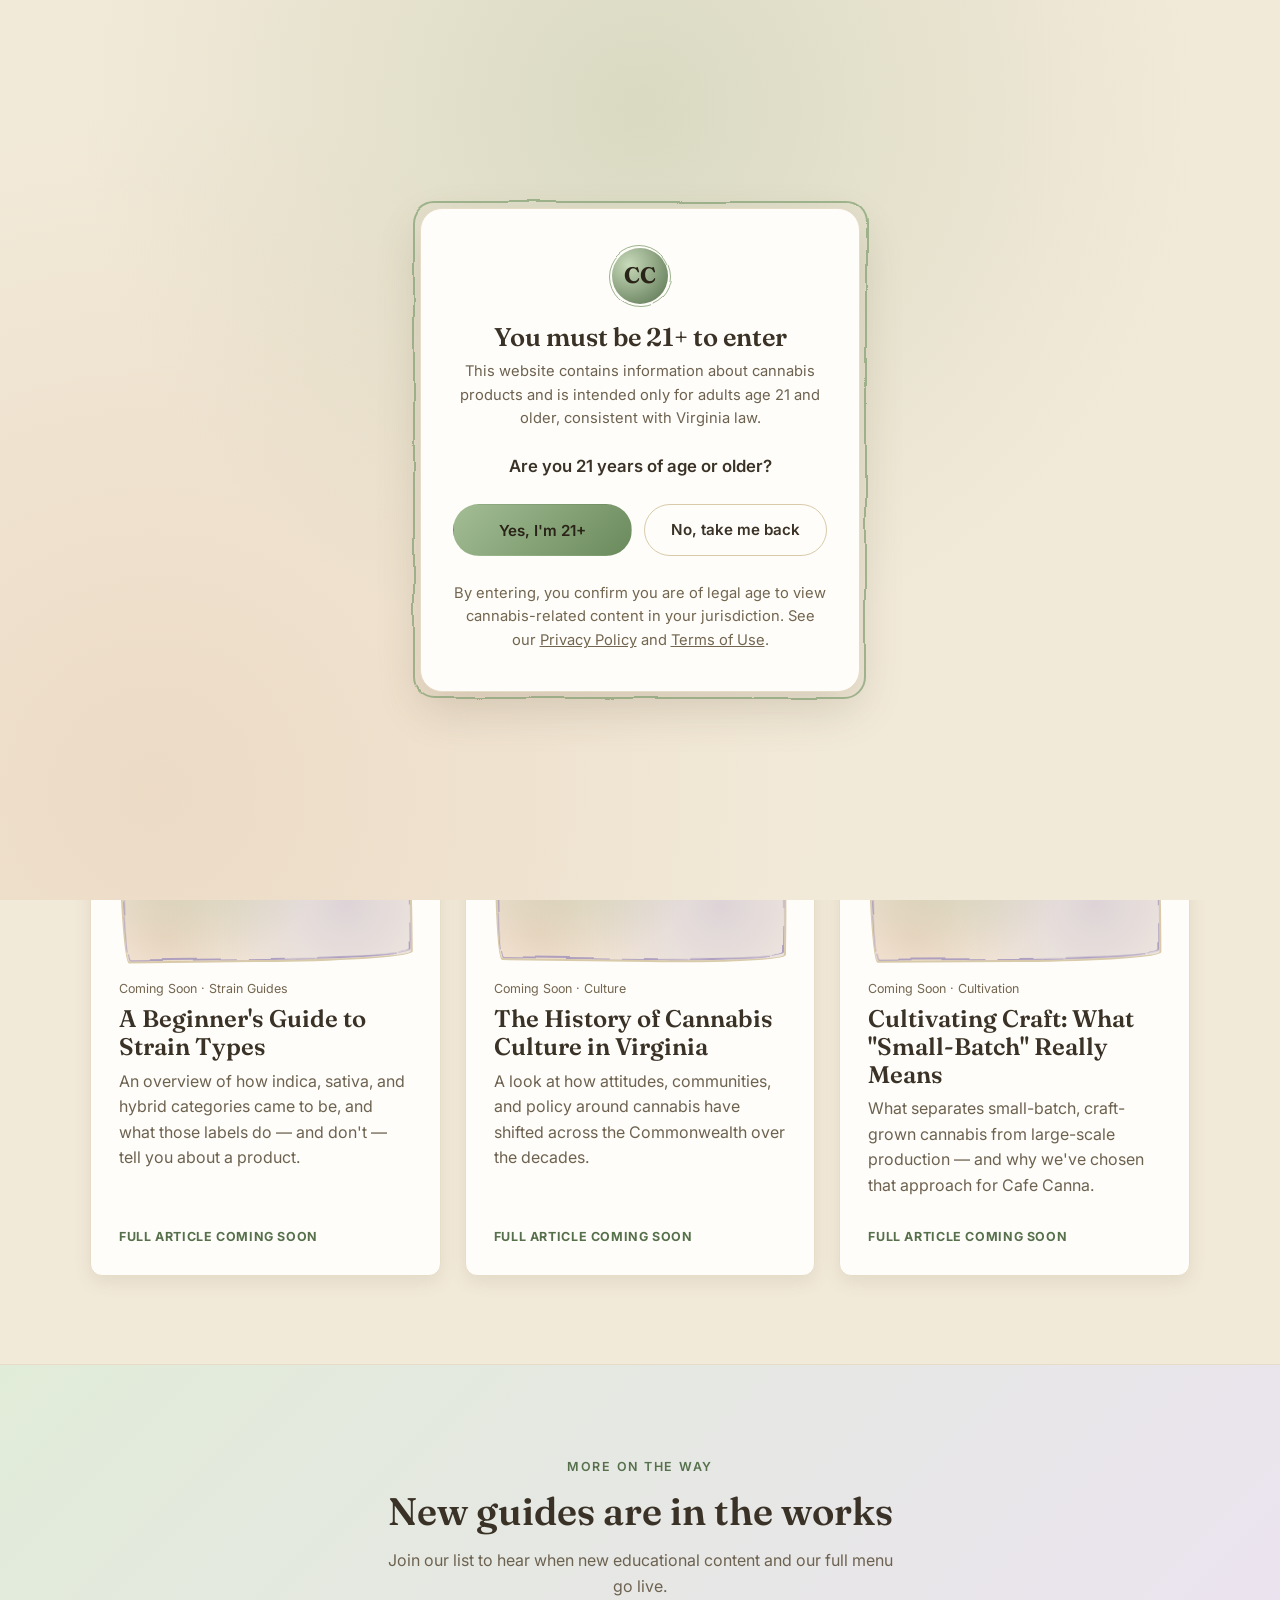
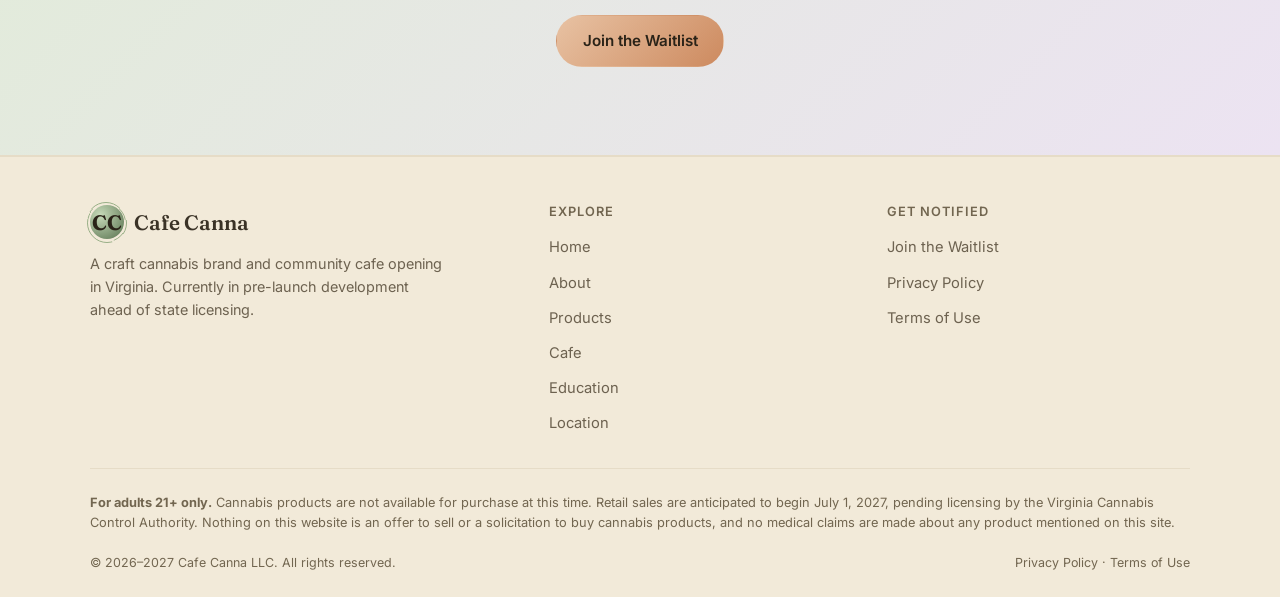
<file: education/index.html>
<!DOCTYPE html>
<html lang="en">
<head>
<meta charset="UTF-8">
<meta name="viewport" content="width=device-width, initial-scale=1.0">
<title>Education — Cafe Canna</title>
<meta name="description" content="Cannabis culture, strain guides, and craft cultivation content from Cafe Canna. Informational only — no medical advice.">
<link rel="icon" href="data:image/svg+xml,%3Csvg xmlns='http://www.w3.org/2000/svg' viewBox='0 0 32 32'%3E%3Ccircle cx='16' cy='16' r='16' fill='%236a8a5c'/%3E%3C/svg%3E">
<link rel="preconnect" href="https://fonts.googleapis.com">
<link rel="preconnect" href="https://fonts.gstatic.com" crossorigin>
<link href="https://fonts.googleapis.com/css2?family=Fraunces:wght@500;600;700&family=Inter:wght@400;500;600;700&display=swap" rel="stylesheet">
<link rel="stylesheet" href="../assets/css/style.css">
<script>
(function () {
  if (document.cookie.indexOf('age_verified=true') !== -1) {
    document.documentElement.classList.add('age-verified');
  }
})();
</script>
</head>
<body>

<script src="../assets/js/sketchy-filter.js"></script>

<div id="age-gate-overlay" role="dialog" aria-modal="true" aria-labelledby="age-gate-title">
  <div class="age-gate-card">
    <div class="brand-mark" aria-hidden="true">CC</div>
    <h1 id="age-gate-title">You must be 21+ to enter</h1>
    <p>This website contains information about cannabis products and is intended only for adults age 21 and older, consistent with Virginia law.</p>
    <p class="age-gate-question">Are you 21 years of age or older?</p>
    <div class="age-gate-actions">
      <button type="button" id="age-confirm-yes" class="btn btn-primary">Yes, I'm 21+</button>
      <a href="../restricted/" class="btn btn-outline">No, take me back</a>
    </div>
    <p class="age-gate-fine">By entering, you confirm you are of legal age to view cannabis-related content in your jurisdiction. See our <a href="../privacy/" class="legal-link">Privacy Policy</a> and <a href="../terms/" class="legal-link">Terms of Use</a>.</p>
  </div>
</div>

<header class="site-header">
  <div class="container">
    <a class="brand" href="../" aria-label="Cafe Canna home">
      <span class="brand-mark" aria-hidden="true">CC</span>
      Cafe Canna
    </a>
    <button class="nav-toggle" id="nav-toggle" aria-expanded="false" aria-controls="main-nav" aria-label="Toggle navigation menu">
      <svg viewBox="0 0 24 24" fill="none" stroke="currentColor" stroke-width="2" stroke-linecap="round"><line x1="3" y1="6" x2="21" y2="6"/><line x1="3" y1="12" x2="21" y2="12"/><line x1="3" y1="18" x2="21" y2="18"/></svg>
    </button>
    <nav class="main-nav" id="main-nav" aria-label="Primary">
      <div class="nav-list-wrap">
        <ul>
          <li><a href="../">Home</a></li>
          <li><a href="../about/">About</a></li>
          <li><a href="../products/">Products</a></li>
          <li><a href="../cafe/">Cafe</a></li>
          <li><a href="../education/" aria-current="page">Education</a></li>
          <li><a href="../location/">Location</a></li>
        </ul>
        <a class="btn btn-primary" href="../coming-soon/">Join the Waitlist</a>
      </div>
    </nav>
  </div>
</header>

<main>

  <section class="hero">
    <div class="container hero-inner">
      <span class="eyebrow">Education</span>
      <h1>Cannabis culture &amp; learning.</h1>
      <p class="lede">Long before we open our doors, we're building a library of guides on cannabis culture, cultivation, and the Virginia market — informed, honest content for curious adults.</p>
    </div>
  </section>

  <section class="section-alt">
    <div class="container">
      <div class="callout" style="max-width:760px;margin:0 auto 3rem;">
        <p class="mt-0"><strong>Educational content only.</strong> Nothing on this page is medical advice, and no claims are made about health or therapeutic benefits of any product. Please speak with a licensed physician for health-related questions.</p>
      </div>

      <div class="grid grid-3">
        <article class="card article-card">
          <div class="placeholder-img wide"><span>Article Image — Placeholder</span></div>
          <span class="article-meta">Coming Soon · Strain Guides</span>
          <h3>A Beginner's Guide to Strain Types</h3>
          <p>An overview of how indica, sativa, and hybrid categories came to be, and what those labels do — and don't — tell you about a product.</p>
          <span class="coming-soon-tag">Full Article Coming Soon</span>
        </article>

        <article class="card article-card">
          <div class="placeholder-img wide"><span>Article Image — Placeholder</span></div>
          <span class="article-meta">Coming Soon · Culture</span>
          <h3>The History of Cannabis Culture in Virginia</h3>
          <p>A look at how attitudes, communities, and policy around cannabis have shifted across the Commonwealth over the decades.</p>
          <span class="coming-soon-tag">Full Article Coming Soon</span>
        </article>

        <article class="card article-card">
          <div class="placeholder-img wide"><span>Article Image — Placeholder</span></div>
          <span class="article-meta">Coming Soon · Cultivation</span>
          <h3>Cultivating Craft: What "Small-Batch" Really Means</h3>
          <p>What separates small-batch, craft-grown cannabis from large-scale production — and why we've chosen that approach for Cafe Canna.</p>
          <span class="coming-soon-tag">Full Article Coming Soon</span>
        </article>
      </div>
    </div>
  </section>

  <section class="cta-band">
    <div class="container">
      <span class="eyebrow">More On the Way</span>
      <h2>New guides are in the works</h2>
      <p>Join our list to hear when new educational content and our full menu go live.</p>
      <a href="../coming-soon/" class="btn btn-gold">Join the Waitlist</a>
    </div>
  </section>

</main>

<footer class="site-footer">
  <div class="container">
    <div class="footer-grid">
      <div class="footer-brand">
        <a class="brand" href="../"><span class="brand-mark" aria-hidden="true">CC</span>Cafe Canna</a>
        <p>A craft cannabis brand and community cafe opening in Virginia. Currently in pre-launch development ahead of state licensing.</p>
      </div>
      <div class="footer-col">
        <h4>Explore</h4>
        <ul>
          <li><a href="../">Home</a></li>
          <li><a href="../about/">About</a></li>
          <li><a href="../products/">Products</a></li>
          <li><a href="../cafe/">Cafe</a></li>
          <li><a href="../education/">Education</a></li>
          <li><a href="../location/">Location</a></li>
        </ul>
      </div>
      <div class="footer-col">
        <h4>Get Notified</h4>
        <ul>
          <li><a href="../coming-soon/">Join the Waitlist</a></li>
          <li><a href="../privacy/">Privacy Policy</a></li>
          <li><a href="../terms/">Terms of Use</a></li>
        </ul>
      </div>
    </div>
    <div class="footer-disclaimer">
      <p><strong>For adults 21+ only.</strong> Cannabis products are not available for purchase at this time. Retail sales are anticipated to begin July 1, 2027, pending licensing by the Virginia Cannabis Control Authority. Nothing on this website is an offer to sell or a solicitation to buy cannabis products, and no medical claims are made about any product mentioned on this site.</p>
      <div class="footer-bottom">
        <span>&copy; 2026–2027 Cafe Canna LLC. All rights reserved.</span>
        <span><a href="../privacy/">Privacy Policy</a> · <a href="../terms/">Terms of Use</a></span>
      </div>
    </div>
  </div>
</footer>

<script src="../assets/js/modal.js"></script>
<script src="../assets/js/age-gate.js"></script>
<script src="../assets/js/main.js"></script>
</body>
</html>
</file>
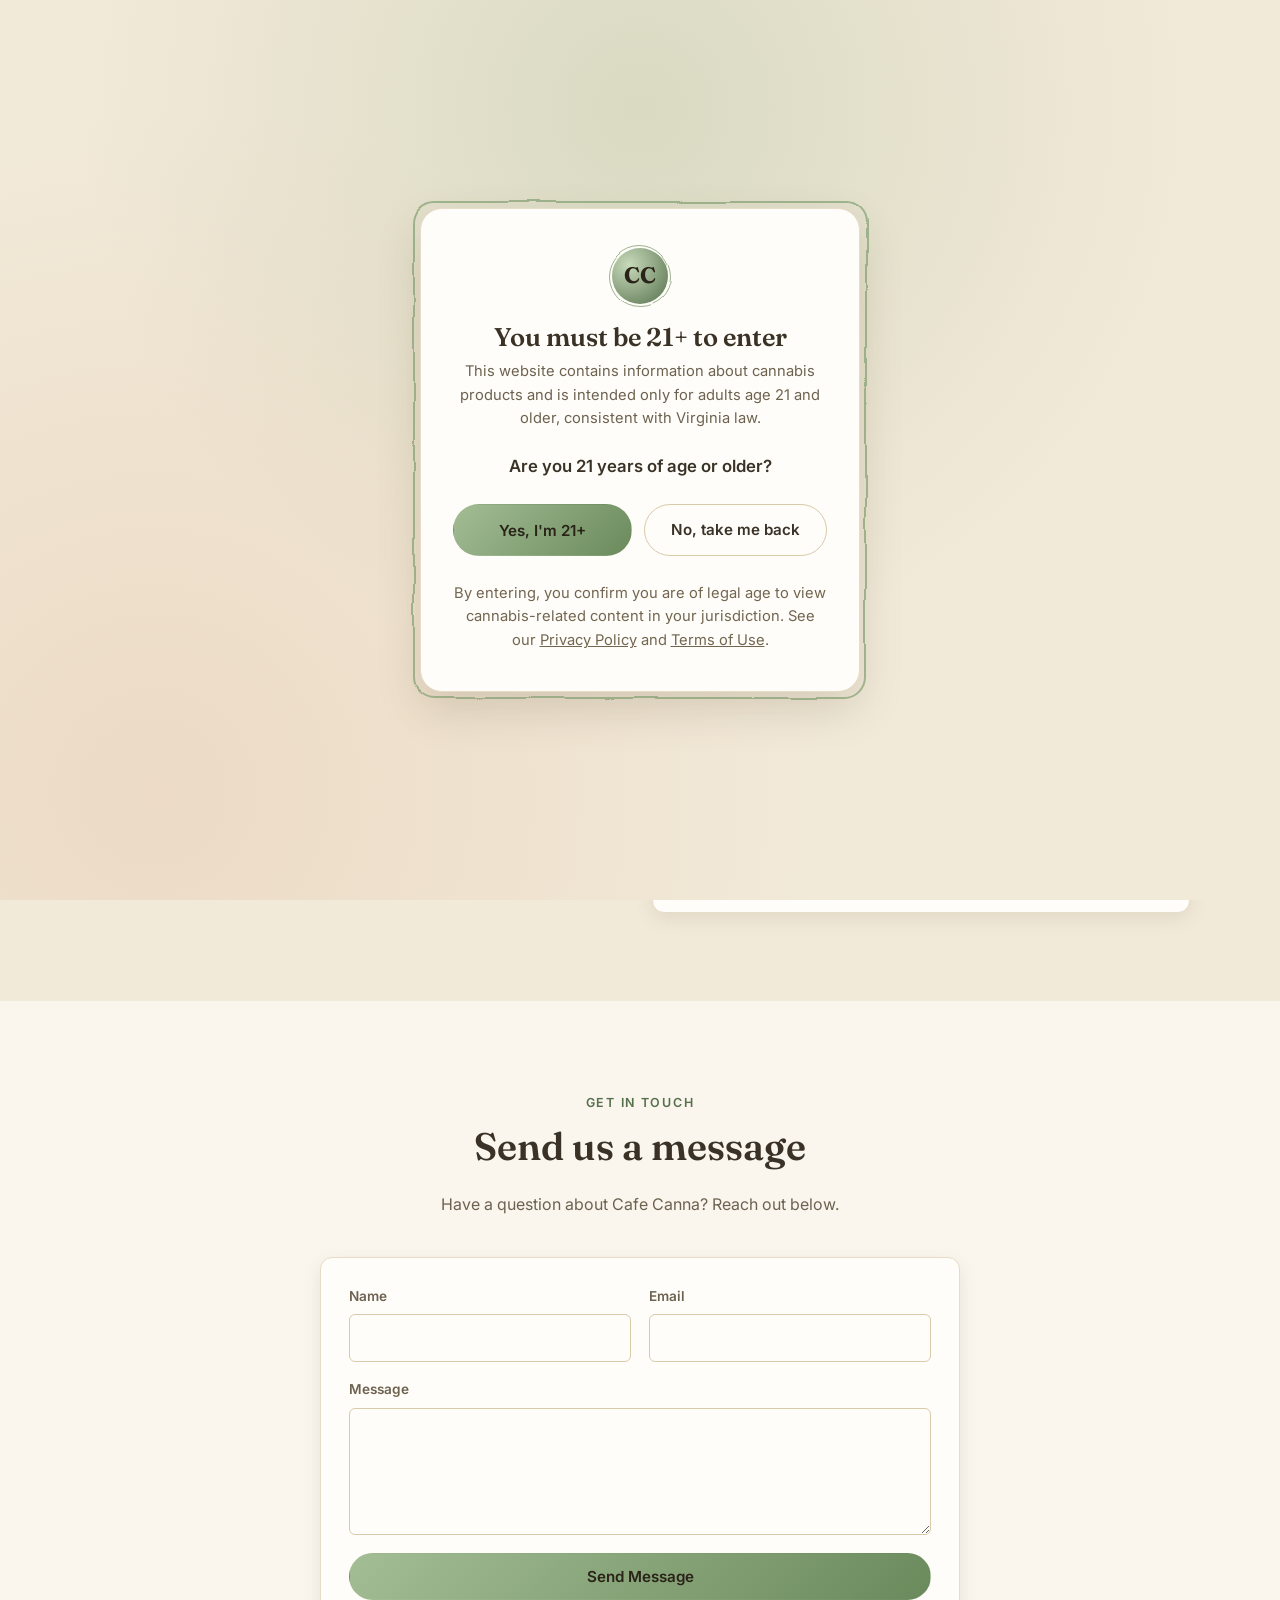
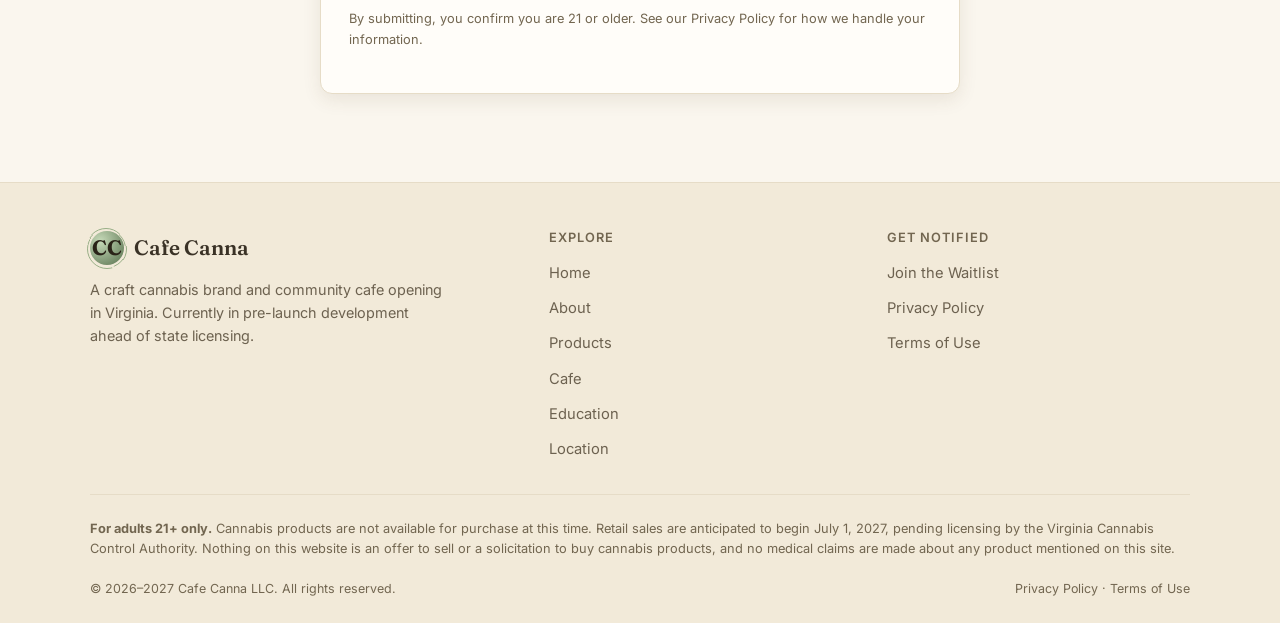
<file: location/index.html>
<!DOCTYPE html>
<html lang="en">
<head>
<meta charset="UTF-8">
<meta name="viewport" content="width=device-width, initial-scale=1.0">
<title>Location — Cafe Canna</title>
<meta name="description" content="Find Cafe Canna's Virginia location, hours, and contact information.">
<link rel="icon" href="data:image/svg+xml,%3Csvg xmlns='http://www.w3.org/2000/svg' viewBox='0 0 32 32'%3E%3Ccircle cx='16' cy='16' r='16' fill='%236a8a5c'/%3E%3C/svg%3E">
<link rel="preconnect" href="https://fonts.googleapis.com">
<link rel="preconnect" href="https://fonts.gstatic.com" crossorigin>
<link href="https://fonts.googleapis.com/css2?family=Fraunces:wght@500;600;700&family=Inter:wght@400;500;600;700&display=swap" rel="stylesheet">
<link rel="stylesheet" href="../assets/css/style.css">
<script>
(function () {
  if (document.cookie.indexOf('age_verified=true') !== -1) {
    document.documentElement.classList.add('age-verified');
  }
})();
</script>
</head>
<body>

<script src="../assets/js/sketchy-filter.js"></script>

<div id="age-gate-overlay" role="dialog" aria-modal="true" aria-labelledby="age-gate-title">
  <div class="age-gate-card">
    <div class="brand-mark" aria-hidden="true">CC</div>
    <h1 id="age-gate-title">You must be 21+ to enter</h1>
    <p>This website contains information about cannabis products and is intended only for adults age 21 and older, consistent with Virginia law.</p>
    <p class="age-gate-question">Are you 21 years of age or older?</p>
    <div class="age-gate-actions">
      <button type="button" id="age-confirm-yes" class="btn btn-primary">Yes, I'm 21+</button>
      <a href="../restricted/" class="btn btn-outline">No, take me back</a>
    </div>
    <p class="age-gate-fine">By entering, you confirm you are of legal age to view cannabis-related content in your jurisdiction. See our <a href="../privacy/" class="legal-link">Privacy Policy</a> and <a href="../terms/" class="legal-link">Terms of Use</a>.</p>
  </div>
</div>

<header class="site-header">
  <div class="container">
    <a class="brand" href="../" aria-label="Cafe Canna home">
      <span class="brand-mark" aria-hidden="true">CC</span>
      Cafe Canna
    </a>
    <button class="nav-toggle" id="nav-toggle" aria-expanded="false" aria-controls="main-nav" aria-label="Toggle navigation menu">
      <svg viewBox="0 0 24 24" fill="none" stroke="currentColor" stroke-width="2" stroke-linecap="round"><line x1="3" y1="6" x2="21" y2="6"/><line x1="3" y1="12" x2="21" y2="12"/><line x1="3" y1="18" x2="21" y2="18"/></svg>
    </button>
    <nav class="main-nav" id="main-nav" aria-label="Primary">
      <div class="nav-list-wrap">
        <ul>
          <li><a href="../">Home</a></li>
          <li><a href="../about/">About</a></li>
          <li><a href="../products/">Products</a></li>
          <li><a href="../cafe/">Cafe</a></li>
          <li><a href="../education/">Education</a></li>
          <li><a href="../location/" aria-current="page">Location</a></li>
        </ul>
        <a class="btn btn-primary" href="../coming-soon/">Join the Waitlist</a>
      </div>
    </nav>
  </div>
</header>

<main>

  <section class="hero">
    <div class="container hero-inner">
      <span class="eyebrow">Visit Us</span>
      <h1>Find Cafe Canna.</h1>
      <p class="lede">Our storefront is under development in Chesapeake, Virginia. Here's where we'll be, and how to reach us in the meantime.</p>
    </div>
  </section>

  <section class="section-alt">
    <div class="container">
      <div class="grid grid-2">
        <div class="callout warning" style="align-self:flex-start;">
          <p class="mt-0"><strong>We don't have an established location yet.</strong> Cafe Canna's storefront address isn't finalized, so there's no map to show just yet. Check back as we get closer to our July 2027 opening — or <a href="../coming-soon/">join the waitlist</a> to be the first to know once we do.</p>
        </div>
        <div class="card">
          <span class="eyebrow">Address &amp; Hours</span>
          <h2>Storefront Details</h2>
          <dl class="info-list">
            <div class="info-row"><dt>Address</dt><dd>To be announced</dd></div>
            <div class="info-row"><dt>Phone</dt><dd>To be announced</dd></div>
            <div class="info-row"><dt>Email</dt><dd>To be announced</dd></div>
            <div class="info-row"><dt>Hours</dt><dd>To be announced</dd></div>
          </dl>
          <p class="form-note mt-0" style="margin-top:1rem;">Final address, hours, and contact details will be confirmed ahead of our July 2027 opening.</p>
        </div>
      </div>
    </div>
  </section>

  <section>
    <div class="container">
      <div class="section-head">
        <span class="eyebrow">Get In Touch</span>
        <h2>Send us a message</h2>
        <p>Have a question about Cafe Canna? Reach out below.</p>
      </div>

      <form id="contact-form" class="card" style="max-width:640px;margin:0 auto;" novalidate>
        <div class="form-row two-col">
          <div class="form-field">
            <label for="contact-name">Name</label>
            <input type="text" id="contact-name" name="name" required autocomplete="name">
          </div>
          <div class="form-field">
            <label for="contact-email">Email</label>
            <input type="email" id="contact-email" name="email" required autocomplete="email">
          </div>
        </div>
        <div class="form-field">
          <label for="contact-message">Message</label>
          <textarea id="contact-message" name="message" rows="5" required></textarea>
        </div>
        <button type="submit" class="btn btn-primary btn-block">Send Message</button>
        <p class="form-note">By submitting, you confirm you are 21 or older. See our <a href="../privacy/">Privacy Policy</a> for how we handle your information.</p>
        <div id="contact-status" class="form-status" role="status"></div>
      </form>
    </div>
  </section>

</main>

<footer class="site-footer">
  <div class="container">
    <div class="footer-grid">
      <div class="footer-brand">
        <a class="brand" href="../"><span class="brand-mark" aria-hidden="true">CC</span>Cafe Canna</a>
        <p>A craft cannabis brand and community cafe opening in Virginia. Currently in pre-launch development ahead of state licensing.</p>
      </div>
      <div class="footer-col">
        <h4>Explore</h4>
        <ul>
          <li><a href="../">Home</a></li>
          <li><a href="../about/">About</a></li>
          <li><a href="../products/">Products</a></li>
          <li><a href="../cafe/">Cafe</a></li>
          <li><a href="../education/">Education</a></li>
          <li><a href="../location/">Location</a></li>
        </ul>
      </div>
      <div class="footer-col">
        <h4>Get Notified</h4>
        <ul>
          <li><a href="../coming-soon/">Join the Waitlist</a></li>
          <li><a href="../privacy/">Privacy Policy</a></li>
          <li><a href="../terms/">Terms of Use</a></li>
        </ul>
      </div>
    </div>
    <div class="footer-disclaimer">
      <p><strong>For adults 21+ only.</strong> Cannabis products are not available for purchase at this time. Retail sales are anticipated to begin July 1, 2027, pending licensing by the Virginia Cannabis Control Authority. Nothing on this website is an offer to sell or a solicitation to buy cannabis products, and no medical claims are made about any product mentioned on this site.</p>
      <div class="footer-bottom">
        <span>&copy; 2026–2027 Cafe Canna LLC. All rights reserved.</span>
        <span><a href="../privacy/">Privacy Policy</a> · <a href="../terms/">Terms of Use</a></span>
      </div>
    </div>
  </div>
</footer>

<script src="../assets/js/modal.js"></script>
<script src="../assets/js/age-gate.js"></script>
<script src="../assets/js/forms-config.js"></script>
<script src="../assets/js/main.js"></script>
</body>
</html>
</file>
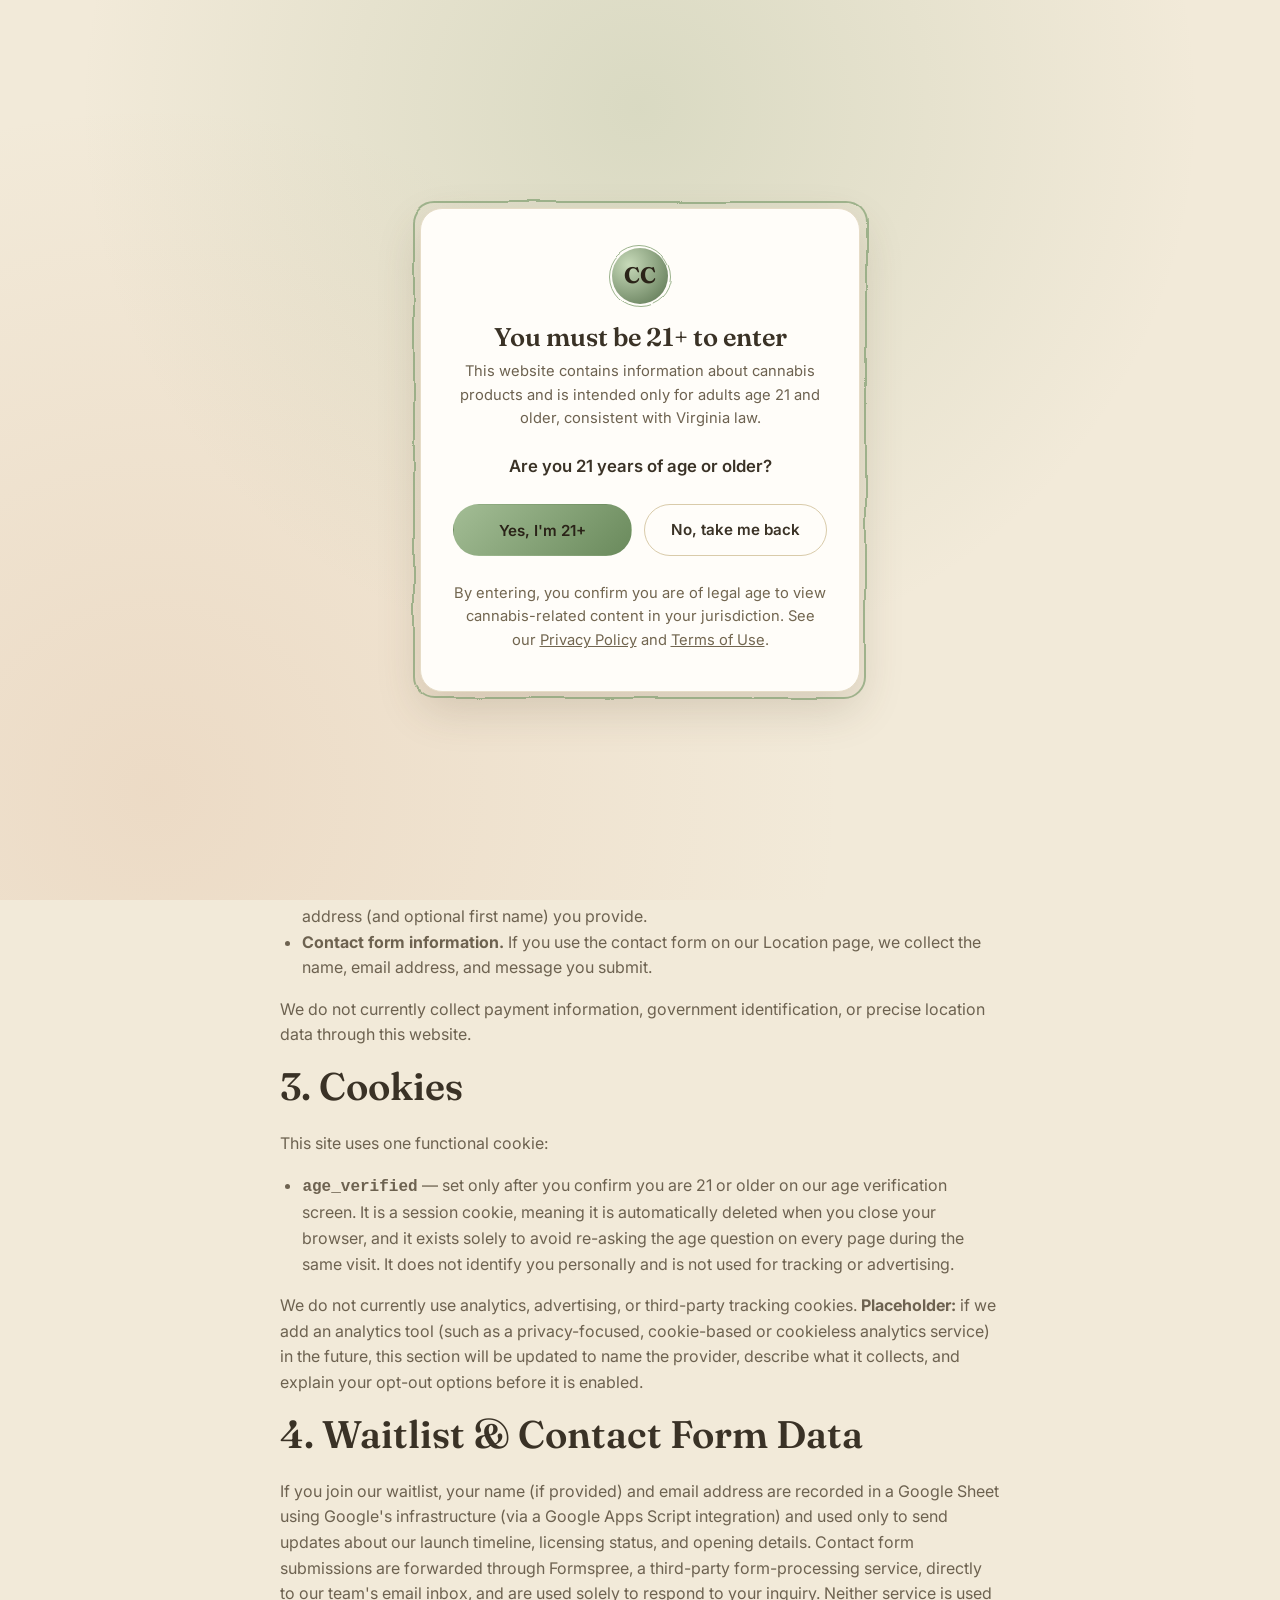
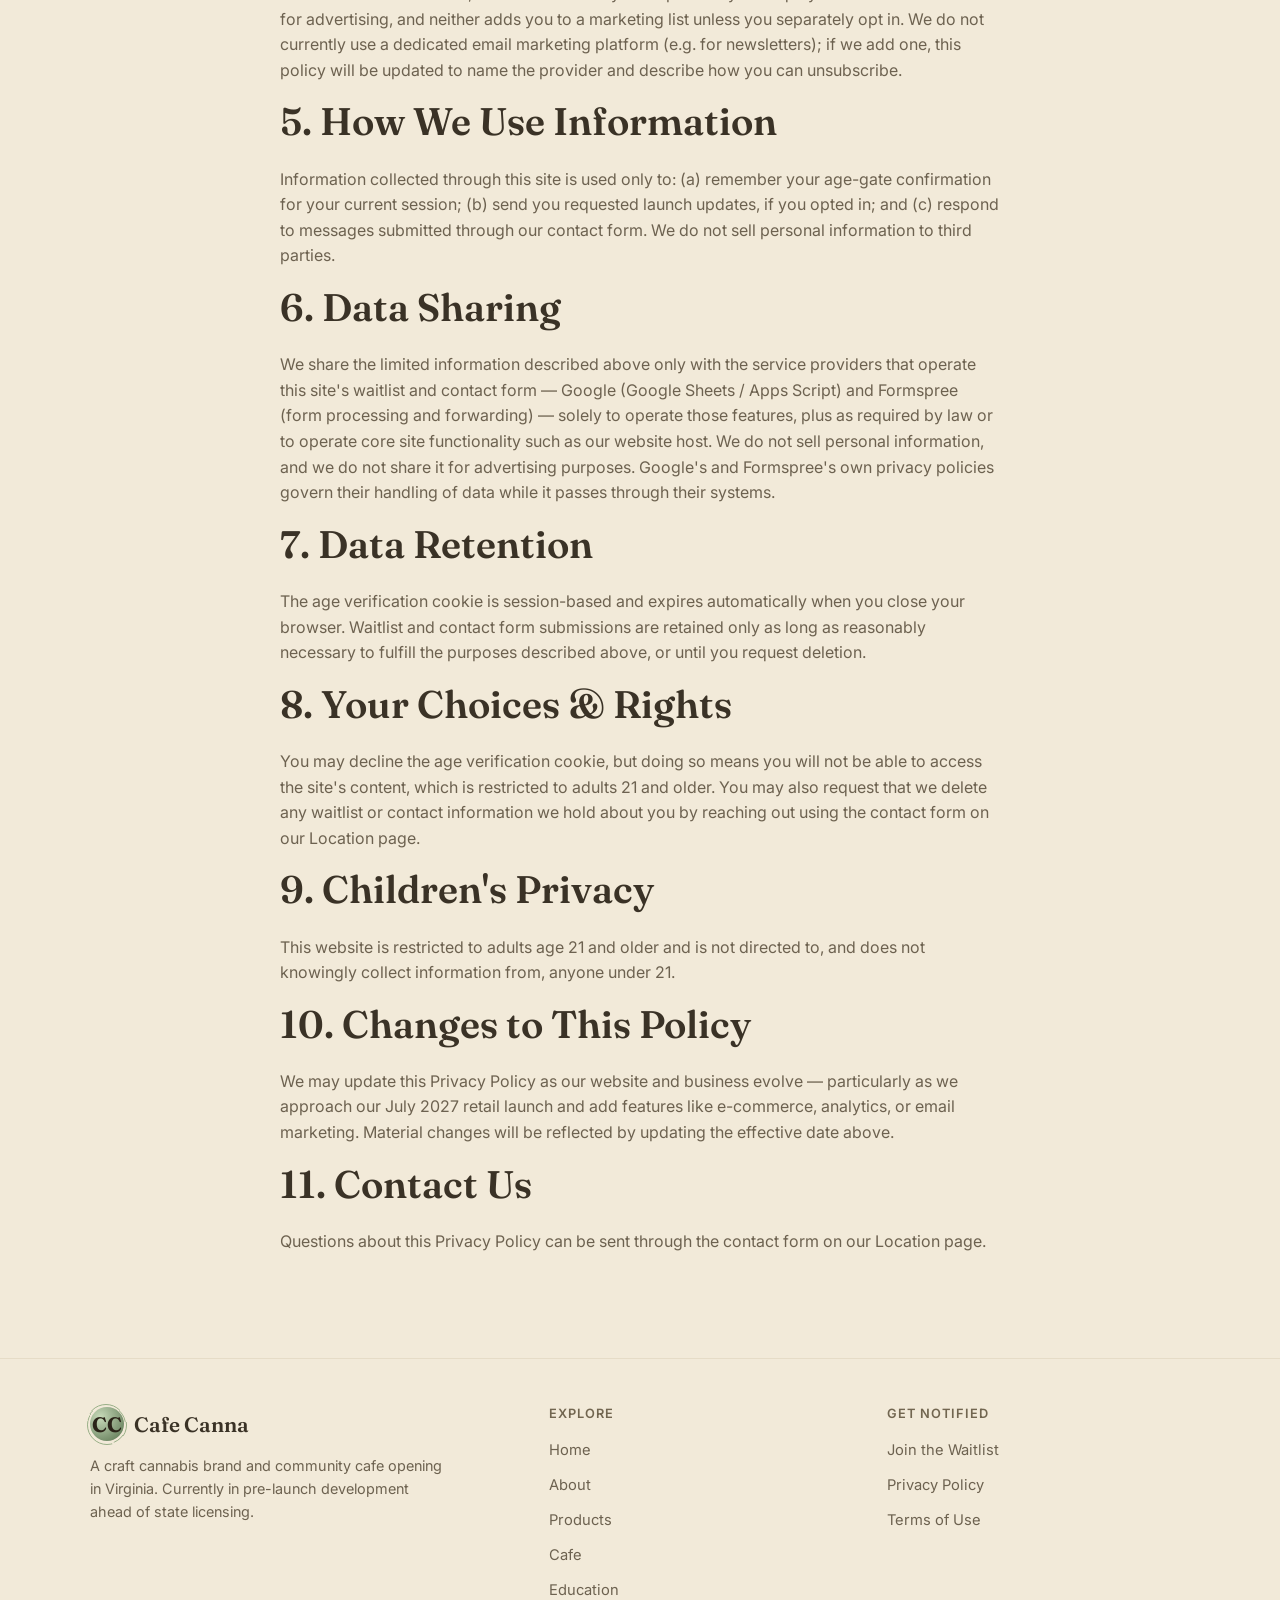
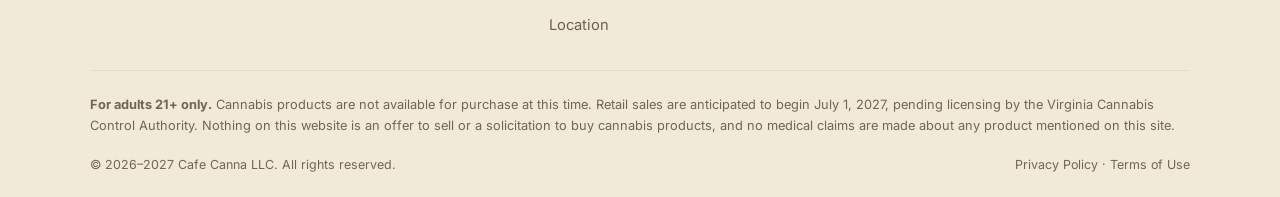
<file: privacy/index.html>
<!DOCTYPE html>
<html lang="en">
<head>
<meta charset="UTF-8">
<meta name="viewport" content="width=device-width, initial-scale=1.0">
<title>Privacy Policy — Cafe Canna</title>
<meta name="description" content="Cafe Canna's privacy policy covering cookie usage, data collection, and future analytics disclosures.">
<link rel="icon" href="data:image/svg+xml,%3Csvg xmlns='http://www.w3.org/2000/svg' viewBox='0 0 32 32'%3E%3Ccircle cx='16' cy='16' r='16' fill='%236a8a5c'/%3E%3C/svg%3E">
<link rel="preconnect" href="https://fonts.googleapis.com">
<link rel="preconnect" href="https://fonts.gstatic.com" crossorigin>
<link href="https://fonts.googleapis.com/css2?family=Fraunces:wght@500;600;700&family=Inter:wght@400;500;600;700&display=swap" rel="stylesheet">
<link rel="stylesheet" href="../assets/css/style.css">
<script>
(function () {
  if (document.cookie.indexOf('age_verified=true') !== -1) {
    document.documentElement.classList.add('age-verified');
  }
})();
</script>
</head>
<body>

<script src="../assets/js/sketchy-filter.js"></script>

<div id="age-gate-overlay" role="dialog" aria-modal="true" aria-labelledby="age-gate-title">
  <div class="age-gate-card">
    <div class="brand-mark" aria-hidden="true">CC</div>
    <h1 id="age-gate-title">You must be 21+ to enter</h1>
    <p>This website contains information about cannabis products and is intended only for adults age 21 and older, consistent with Virginia law.</p>
    <p class="age-gate-question">Are you 21 years of age or older?</p>
    <div class="age-gate-actions">
      <button type="button" id="age-confirm-yes" class="btn btn-primary">Yes, I'm 21+</button>
      <a href="../restricted/" class="btn btn-outline">No, take me back</a>
    </div>
    <p class="age-gate-fine">By entering, you confirm you are of legal age to view cannabis-related content in your jurisdiction. See our <a href="../privacy/" class="legal-link">Privacy Policy</a> and <a href="../terms/" class="legal-link">Terms of Use</a>.</p>
  </div>
</div>

<header class="site-header">
  <div class="container">
    <a class="brand" href="../" aria-label="Cafe Canna home">
      <span class="brand-mark" aria-hidden="true">CC</span>
      Cafe Canna
    </a>
    <button class="nav-toggle" id="nav-toggle" aria-expanded="false" aria-controls="main-nav" aria-label="Toggle navigation menu">
      <svg viewBox="0 0 24 24" fill="none" stroke="currentColor" stroke-width="2" stroke-linecap="round"><line x1="3" y1="6" x2="21" y2="6"/><line x1="3" y1="12" x2="21" y2="12"/><line x1="3" y1="18" x2="21" y2="18"/></svg>
    </button>
    <nav class="main-nav" id="main-nav" aria-label="Primary">
      <div class="nav-list-wrap">
        <ul>
          <li><a href="../">Home</a></li>
          <li><a href="../about/">About</a></li>
          <li><a href="../products/">Products</a></li>
          <li><a href="../cafe/">Cafe</a></li>
          <li><a href="../education/">Education</a></li>
          <li><a href="../location/">Location</a></li>
        </ul>
        <a class="btn btn-primary" href="../coming-soon/">Join the Waitlist</a>
      </div>
    </nav>
  </div>
</header>

<main>
  <section class="hero">
    <div class="container hero-inner">
      <span class="eyebrow">Legal</span>
      <h1>Privacy Policy</h1>
      <p class="lede">Effective date: January 1, 2026 (placeholder). This policy explains what limited information Cafe Canna's website collects today, and what will apply as new features are added.</p>
    </div>
  </section>

  <section class="section-alt">
    <div class="container" style="max-width:760px;margin:0 auto;">

      <h2>1. Overview</h2>
      <p>Cafe Canna LLC ("Cafe Canna," "we," "us," or "our") operates this website to share information about our upcoming cannabis retail brand and cafe in Virginia. This site is currently informational and pre-launch: it does not process orders, payments, or sell any product. This Privacy Policy describes what information the site collects, how it is used, and the choices available to you.</p>

      <h2>2. Information We Collect</h2>
      <p>At this stage, the site collects only the following:</p>
      <ul style="list-style: disc; padding-left: 1.4em; color: var(--text-muted); margin-bottom: 1em;">
        <li><strong>Age verification status.</strong> A cookie confirming you acknowledged our 21+ age gate (see Section 3).</li>
        <li><strong>Waitlist sign-up information.</strong> If you use the "Join the Waitlist" form, we collect the email address (and optional first name) you provide.</li>
        <li><strong>Contact form information.</strong> If you use the contact form on our Location page, we collect the name, email address, and message you submit.</li>
      </ul>
      <p>We do not currently collect payment information, government identification, or precise location data through this website.</p>

      <h2>3. Cookies</h2>
      <p>This site uses one functional cookie:</p>
      <ul style="list-style: disc; padding-left: 1.4em; color: var(--text-muted); margin-bottom: 1em;">
        <li><strong><code>age_verified</code></strong> — set only after you confirm you are 21 or older on our age verification screen. It is a session cookie, meaning it is automatically deleted when you close your browser, and it exists solely to avoid re-asking the age question on every page during the same visit. It does not identify you personally and is not used for tracking or advertising.</li>
      </ul>
      <p>We do not currently use analytics, advertising, or third-party tracking cookies. <strong>Placeholder:</strong> if we add an analytics tool (such as a privacy-focused, cookie-based or cookieless analytics service) in the future, this section will be updated to name the provider, describe what it collects, and explain your opt-out options before it is enabled.</p>

      <h2>4. Waitlist &amp; Contact Form Data</h2>
      <p>If you join our waitlist, your name (if provided) and email address are recorded in a Google Sheet using Google's infrastructure (via a Google Apps Script integration) and used only to send updates about our launch timeline, licensing status, and opening details. Contact form submissions are forwarded through Formspree, a third-party form-processing service, directly to our team's email inbox, and are used solely to respond to your inquiry. Neither service is used for advertising, and neither adds you to a marketing list unless you separately opt in. We do not currently use a dedicated email marketing platform (e.g. for newsletters); if we add one, this policy will be updated to name the provider and describe how you can unsubscribe.</p>

      <h2>5. How We Use Information</h2>
      <p>Information collected through this site is used only to: (a) remember your age-gate confirmation for your current session; (b) send you requested launch updates, if you opted in; and (c) respond to messages submitted through our contact form. We do not sell personal information to third parties.</p>

      <h2>6. Data Sharing</h2>
      <p>We share the limited information described above only with the service providers that operate this site's waitlist and contact form — Google (Google Sheets / Apps Script) and Formspree (form processing and forwarding) — solely to operate those features, plus as required by law or to operate core site functionality such as our website host. We do not sell personal information, and we do not share it for advertising purposes. Google's and Formspree's own privacy policies govern their handling of data while it passes through their systems.</p>

      <h2>7. Data Retention</h2>
      <p>The age verification cookie is session-based and expires automatically when you close your browser. Waitlist and contact form submissions are retained only as long as reasonably necessary to fulfill the purposes described above, or until you request deletion.</p>

      <h2>8. Your Choices &amp; Rights</h2>
      <p>You may decline the age verification cookie, but doing so means you will not be able to access the site's content, which is restricted to adults 21 and older. You may also request that we delete any waitlist or contact information we hold about you by reaching out using the contact form on our <a href="../location/">Location page</a>.</p>

      <h2>9. Children's Privacy</h2>
      <p>This website is restricted to adults age 21 and older and is not directed to, and does not knowingly collect information from, anyone under 21.</p>

      <h2>10. Changes to This Policy</h2>
      <p>We may update this Privacy Policy as our website and business evolve — particularly as we approach our July 2027 retail launch and add features like e-commerce, analytics, or email marketing. Material changes will be reflected by updating the effective date above.</p>

      <h2>11. Contact Us</h2>
      <p>Questions about this Privacy Policy can be sent through the contact form on our <a href="../location/">Location page</a>.</p>

    </div>
  </section>
</main>

<footer class="site-footer">
  <div class="container">
    <div class="footer-grid">
      <div class="footer-brand">
        <a class="brand" href="../"><span class="brand-mark" aria-hidden="true">CC</span>Cafe Canna</a>
        <p>A craft cannabis brand and community cafe opening in Virginia. Currently in pre-launch development ahead of state licensing.</p>
      </div>
      <div class="footer-col">
        <h4>Explore</h4>
        <ul>
          <li><a href="../">Home</a></li>
          <li><a href="../about/">About</a></li>
          <li><a href="../products/">Products</a></li>
          <li><a href="../cafe/">Cafe</a></li>
          <li><a href="../education/">Education</a></li>
          <li><a href="../location/">Location</a></li>
        </ul>
      </div>
      <div class="footer-col">
        <h4>Get Notified</h4>
        <ul>
          <li><a href="../coming-soon/">Join the Waitlist</a></li>
          <li><a href="../privacy/">Privacy Policy</a></li>
          <li><a href="../terms/">Terms of Use</a></li>
        </ul>
      </div>
    </div>
    <div class="footer-disclaimer">
      <p><strong>For adults 21+ only.</strong> Cannabis products are not available for purchase at this time. Retail sales are anticipated to begin July 1, 2027, pending licensing by the Virginia Cannabis Control Authority. Nothing on this website is an offer to sell or a solicitation to buy cannabis products, and no medical claims are made about any product mentioned on this site.</p>
      <div class="footer-bottom">
        <span>&copy; 2026–2027 Cafe Canna LLC. All rights reserved.</span>
        <span><a href="../privacy/">Privacy Policy</a> · <a href="../terms/">Terms of Use</a></span>
      </div>
    </div>
  </div>
</footer>

<script src="../assets/js/modal.js"></script>
<script src="../assets/js/age-gate.js"></script>
<script src="../assets/js/main.js"></script>
</body>
</html>
</file>
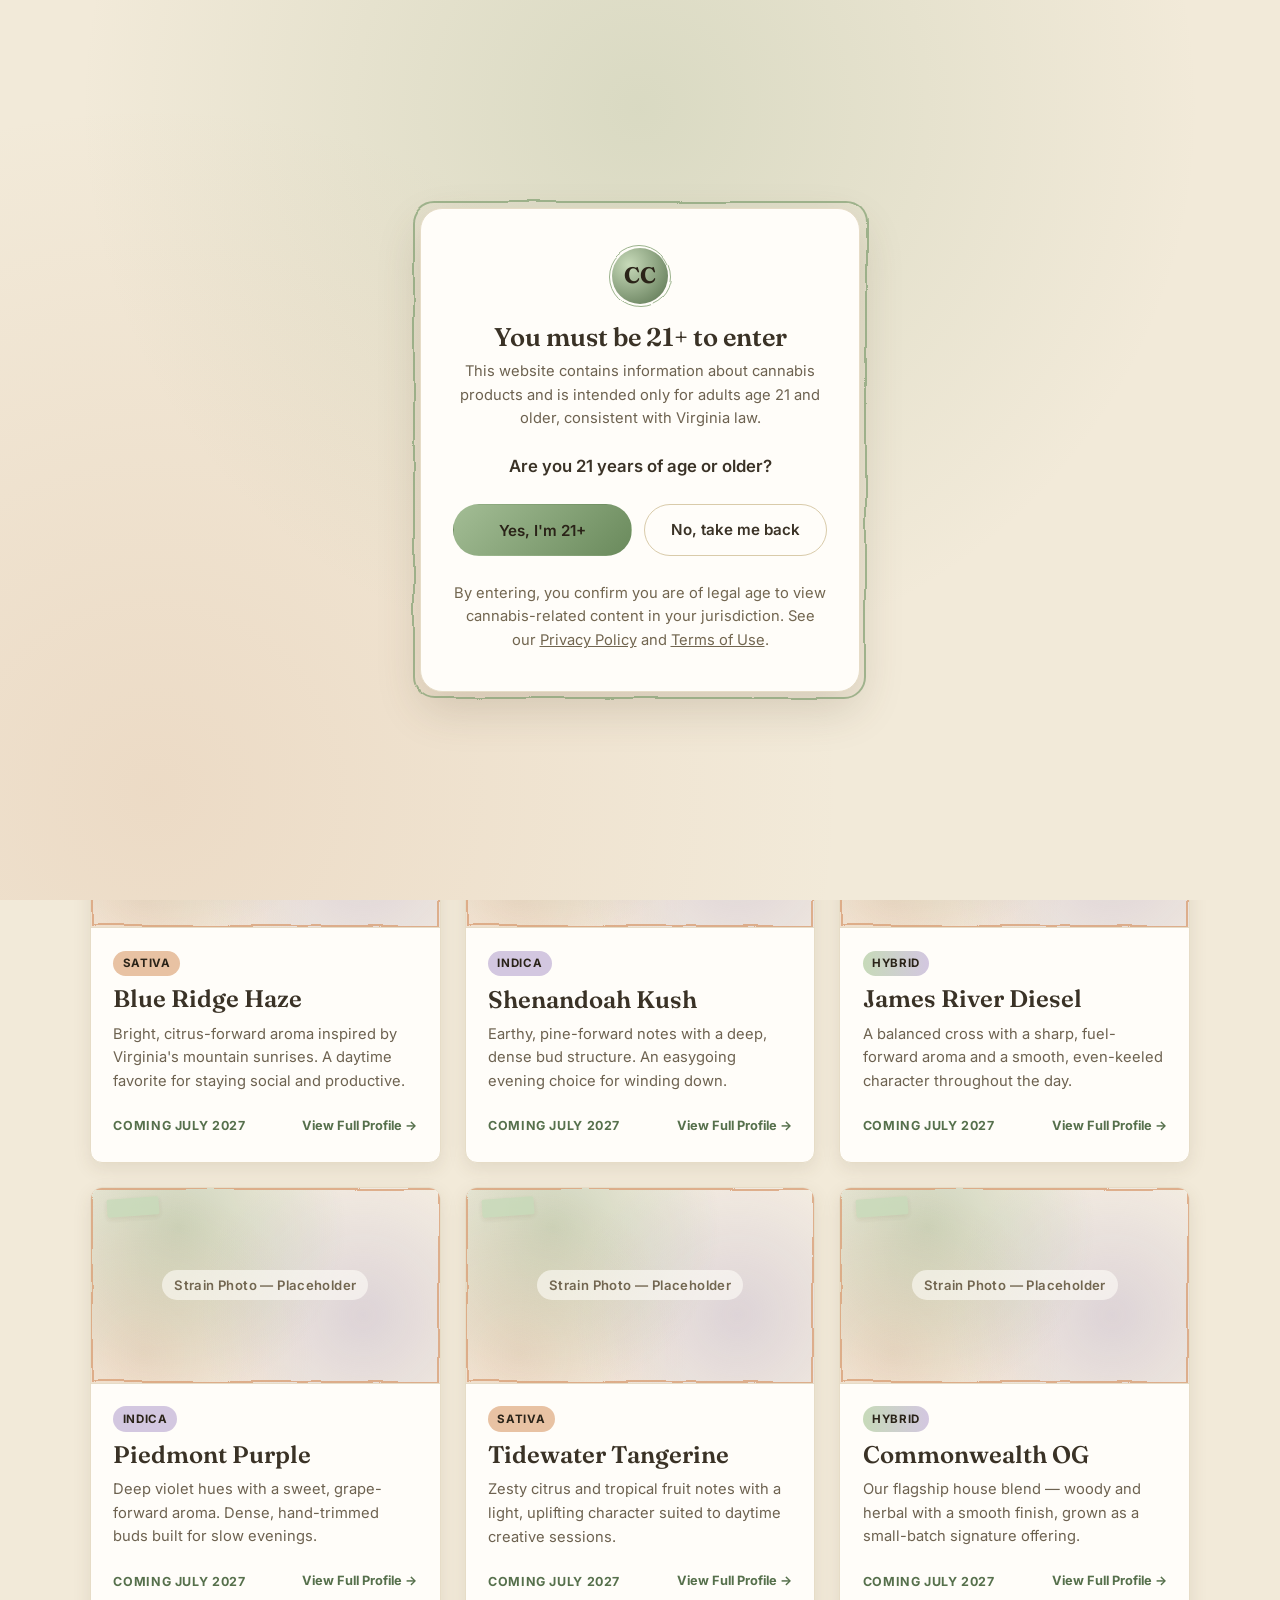
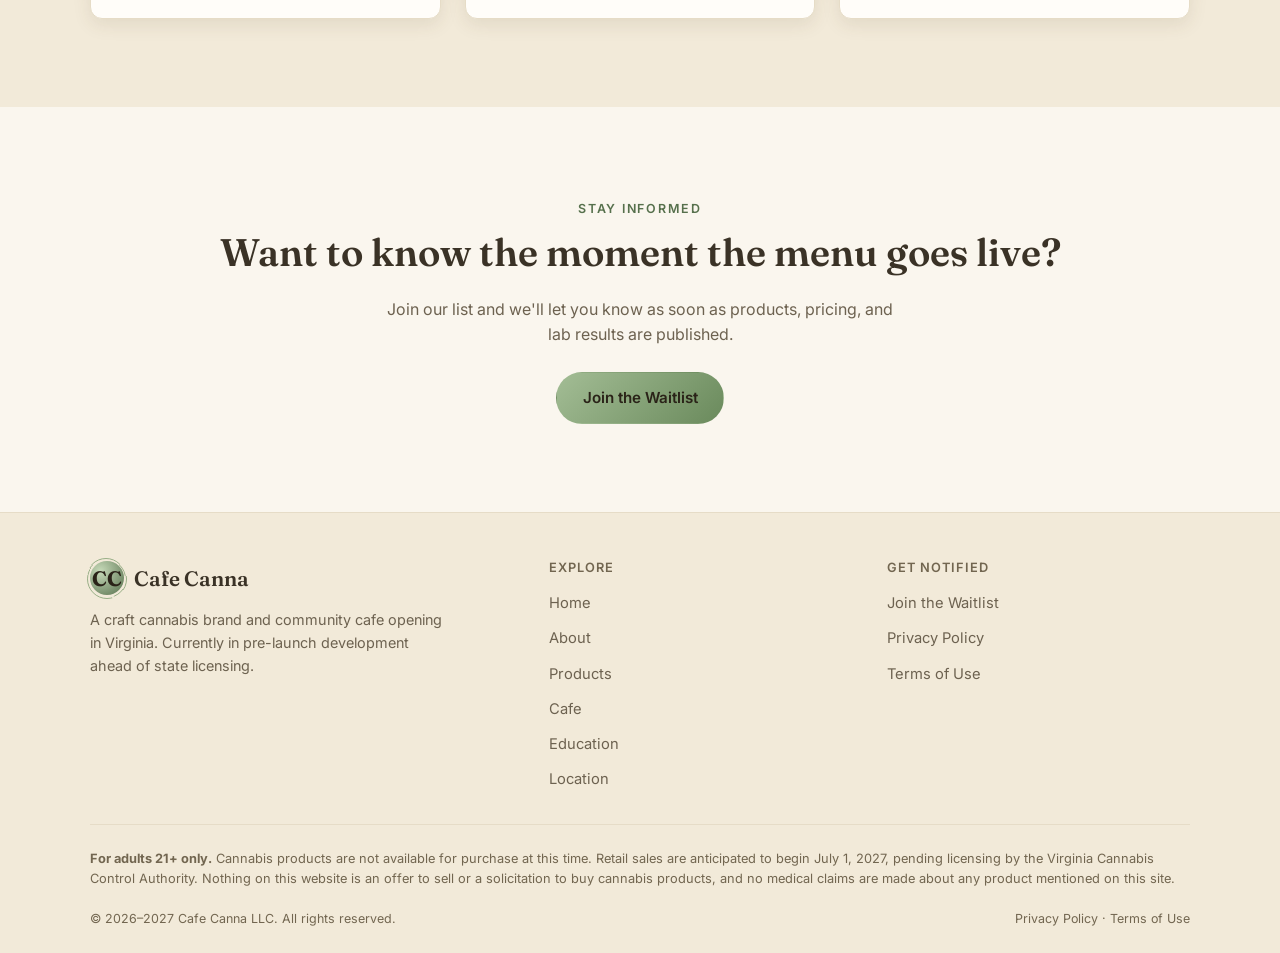
<file: products/index.html>
<!DOCTYPE html>
<html lang="en">
<head>
<meta charset="UTF-8">
<meta name="viewport" content="width=device-width, initial-scale=1.0">
<title>Products — Cafe Canna</title>
<meta name="description" content="A preview of the strain categories and craftsmanship coming to Cafe Canna's Virginia storefront in July 2027.">
<link rel="icon" href="data:image/svg+xml,%3Csvg xmlns='http://www.w3.org/2000/svg' viewBox='0 0 32 32'%3E%3Ccircle cx='16' cy='16' r='16' fill='%236a8a5c'/%3E%3C/svg%3E">
<link rel="preconnect" href="https://fonts.googleapis.com">
<link rel="preconnect" href="https://fonts.gstatic.com" crossorigin>
<link href="https://fonts.googleapis.com/css2?family=Fraunces:wght@500;600;700&family=Inter:wght@400;500;600;700&display=swap" rel="stylesheet">
<link rel="stylesheet" href="../assets/css/style.css">
<script>
(function () {
  if (document.cookie.indexOf('age_verified=true') !== -1) {
    document.documentElement.classList.add('age-verified');
  }
})();
</script>
</head>
<body>

<script src="../assets/js/sketchy-filter.js"></script>

<div id="age-gate-overlay" role="dialog" aria-modal="true" aria-labelledby="age-gate-title">
  <div class="age-gate-card">
    <div class="brand-mark" aria-hidden="true">CC</div>
    <h1 id="age-gate-title">You must be 21+ to enter</h1>
    <p>This website contains information about cannabis products and is intended only for adults age 21 and older, consistent with Virginia law.</p>
    <p class="age-gate-question">Are you 21 years of age or older?</p>
    <div class="age-gate-actions">
      <button type="button" id="age-confirm-yes" class="btn btn-primary">Yes, I'm 21+</button>
      <a href="../restricted/" class="btn btn-outline">No, take me back</a>
    </div>
    <p class="age-gate-fine">By entering, you confirm you are of legal age to view cannabis-related content in your jurisdiction. See our <a href="../privacy/" class="legal-link">Privacy Policy</a> and <a href="../terms/" class="legal-link">Terms of Use</a>.</p>
  </div>
</div>

<header class="site-header">
  <div class="container">
    <a class="brand" href="../" aria-label="Cafe Canna home">
      <span class="brand-mark" aria-hidden="true">CC</span>
      Cafe Canna
    </a>
    <button class="nav-toggle" id="nav-toggle" aria-expanded="false" aria-controls="main-nav" aria-label="Toggle navigation menu">
      <svg viewBox="0 0 24 24" fill="none" stroke="currentColor" stroke-width="2" stroke-linecap="round"><line x1="3" y1="6" x2="21" y2="6"/><line x1="3" y1="12" x2="21" y2="12"/><line x1="3" y1="18" x2="21" y2="18"/></svg>
    </button>
    <nav class="main-nav" id="main-nav" aria-label="Primary">
      <div class="nav-list-wrap">
        <ul>
          <li><a href="../">Home</a></li>
          <li><a href="../about/">About</a></li>
          <li><a href="../products/" aria-current="page">Products</a></li>
          <li><a href="../cafe/">Cafe</a></li>
          <li><a href="../education/">Education</a></li>
          <li><a href="../location/">Location</a></li>
        </ul>
        <a class="btn btn-primary" href="../coming-soon/">Join the Waitlist</a>
      </div>
    </nav>
  </div>
</header>

<main>

  <section class="hero">
    <div class="container hero-inner">
      <span class="eyebrow">Products</span>
      <h1>The menu, in progress.</h1>
      <p class="lede">Our product catalog is still being finalized ahead of Virginia licensing. Here's a preview of the strain categories and craftsmanship you can expect — final naming, availability, and lab data will be confirmed closer to launch.</p>
    </div>
  </section>

  <section class="section-alt">
    <div class="container">
      <div class="callout warning" style="max-width:760px;margin:0 auto 3rem;">
        <p class="mt-0"><strong>Coming July 2027.</strong> Prices, availability, and lab results will be published once retail sales are licensed by the Virginia Cannabis Control Authority. Everything below is a placeholder preview, not a current offer for sale.</p>
      </div>

      <div class="grid grid-3" id="strain-grid">
        <noscript><p>Enable JavaScript to view our product preview.</p></noscript>
      </div>
    </div>
  </section>

  <section>
    <div class="container text-center">
      <span class="eyebrow">Stay Informed</span>
      <h2>Want to know the moment the menu goes live?</h2>
      <p style="max-width:520px;margin:0 auto 1.5rem;">Join our list and we'll let you know as soon as products, pricing, and lab results are published.</p>
      <a href="../coming-soon/" class="btn btn-primary">Join the Waitlist</a>
    </div>
  </section>

</main>

<footer class="site-footer">
  <div class="container">
    <div class="footer-grid">
      <div class="footer-brand">
        <a class="brand" href="../"><span class="brand-mark" aria-hidden="true">CC</span>Cafe Canna</a>
        <p>A craft cannabis brand and community cafe opening in Virginia. Currently in pre-launch development ahead of state licensing.</p>
      </div>
      <div class="footer-col">
        <h4>Explore</h4>
        <ul>
          <li><a href="../">Home</a></li>
          <li><a href="../about/">About</a></li>
          <li><a href="../products/">Products</a></li>
          <li><a href="../cafe/">Cafe</a></li>
          <li><a href="../education/">Education</a></li>
          <li><a href="../location/">Location</a></li>
        </ul>
      </div>
      <div class="footer-col">
        <h4>Get Notified</h4>
        <ul>
          <li><a href="../coming-soon/">Join the Waitlist</a></li>
          <li><a href="../privacy/">Privacy Policy</a></li>
          <li><a href="../terms/">Terms of Use</a></li>
        </ul>
      </div>
    </div>
    <div class="footer-disclaimer">
      <p><strong>For adults 21+ only.</strong> Cannabis products are not available for purchase at this time. Retail sales are anticipated to begin July 1, 2027, pending licensing by the Virginia Cannabis Control Authority. Nothing on this website is an offer to sell or a solicitation to buy cannabis products, and no medical claims are made about any product mentioned on this site.</p>
      <div class="footer-bottom">
        <span>&copy; 2026–2027 Cafe Canna LLC. All rights reserved.</span>
        <span><a href="../privacy/">Privacy Policy</a> · <a href="../terms/">Terms of Use</a></span>
      </div>
    </div>
  </div>
</footer>

<script src="../assets/js/modal.js"></script>
<script src="../assets/js/age-gate.js"></script>
<script src="../assets/js/main.js"></script>
<script src="../assets/js/products-data.js"></script>
<script src="../assets/js/products.js"></script>
</body>
</html>
</file>
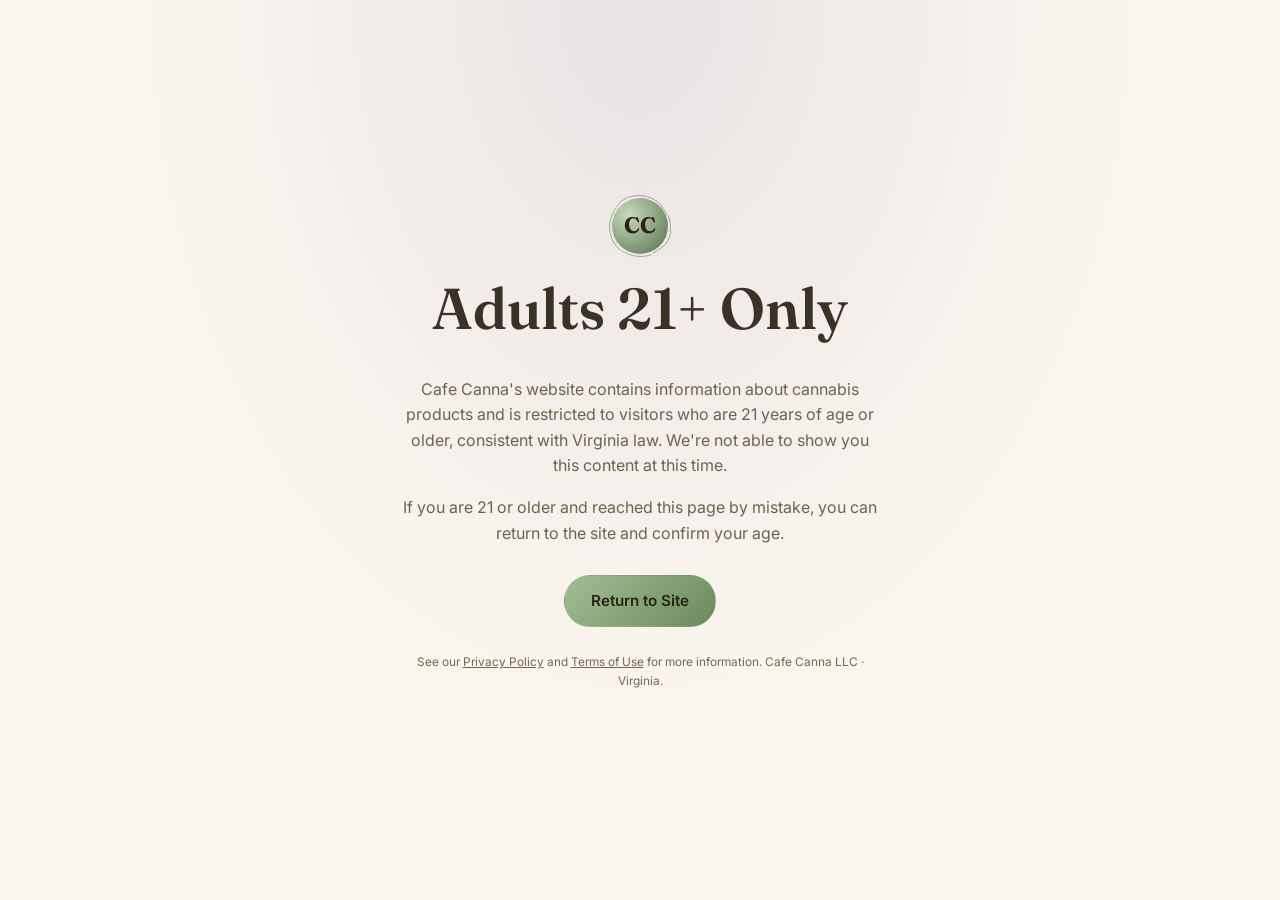
<file: restricted/index.html>
<!DOCTYPE html>
<html lang="en">
<head>
<meta charset="UTF-8">
<meta name="viewport" content="width=device-width, initial-scale=1.0">
<title>Restricted — Adults 21+ Only — Cafe Canna</title>
<meta name="description" content="This website is restricted to adults age 21 and older.">
<meta name="robots" content="noindex">
<link rel="icon" href="data:image/svg+xml,%3Csvg xmlns='http://www.w3.org/2000/svg' viewBox='0 0 32 32'%3E%3Ccircle cx='16' cy='16' r='16' fill='%236a8a5c'/%3E%3C/svg%3E">
<link rel="preconnect" href="https://fonts.googleapis.com">
<link rel="preconnect" href="https://fonts.gstatic.com" crossorigin>
<link href="https://fonts.googleapis.com/css2?family=Fraunces:wght@500;600;700&family=Inter:wght@400;500;600;700&display=swap" rel="stylesheet">
<link rel="stylesheet" href="../assets/css/style.css">
</head>
<body class="restricted-body" style="overflow:auto;">

<script src="../assets/js/sketchy-filter.js"></script>

<div class="restricted-wrap">
  <div class="restricted-card">
    <div class="brand-mark" aria-hidden="true">CC</div>
    <h1>Adults 21+ Only</h1>
    <p>Cafe Canna's website contains information about cannabis products and is restricted to visitors who are 21 years of age or older, consistent with Virginia law. We're not able to show you this content at this time.</p>
    <p>If you are 21 or older and reached this page by mistake, you can return to the site and confirm your age.</p>
    <div class="hero-actions" style="justify-content:center;">
      <a href="../" class="btn btn-primary">Return to Site</a>
    </div>
    <p class="age-gate-fine">See our <a href="../privacy/">Privacy Policy</a> and <a href="../terms/">Terms of Use</a> for more information. Cafe Canna LLC · Virginia.</p>
  </div>
</div>

</body>
</html>
</file>
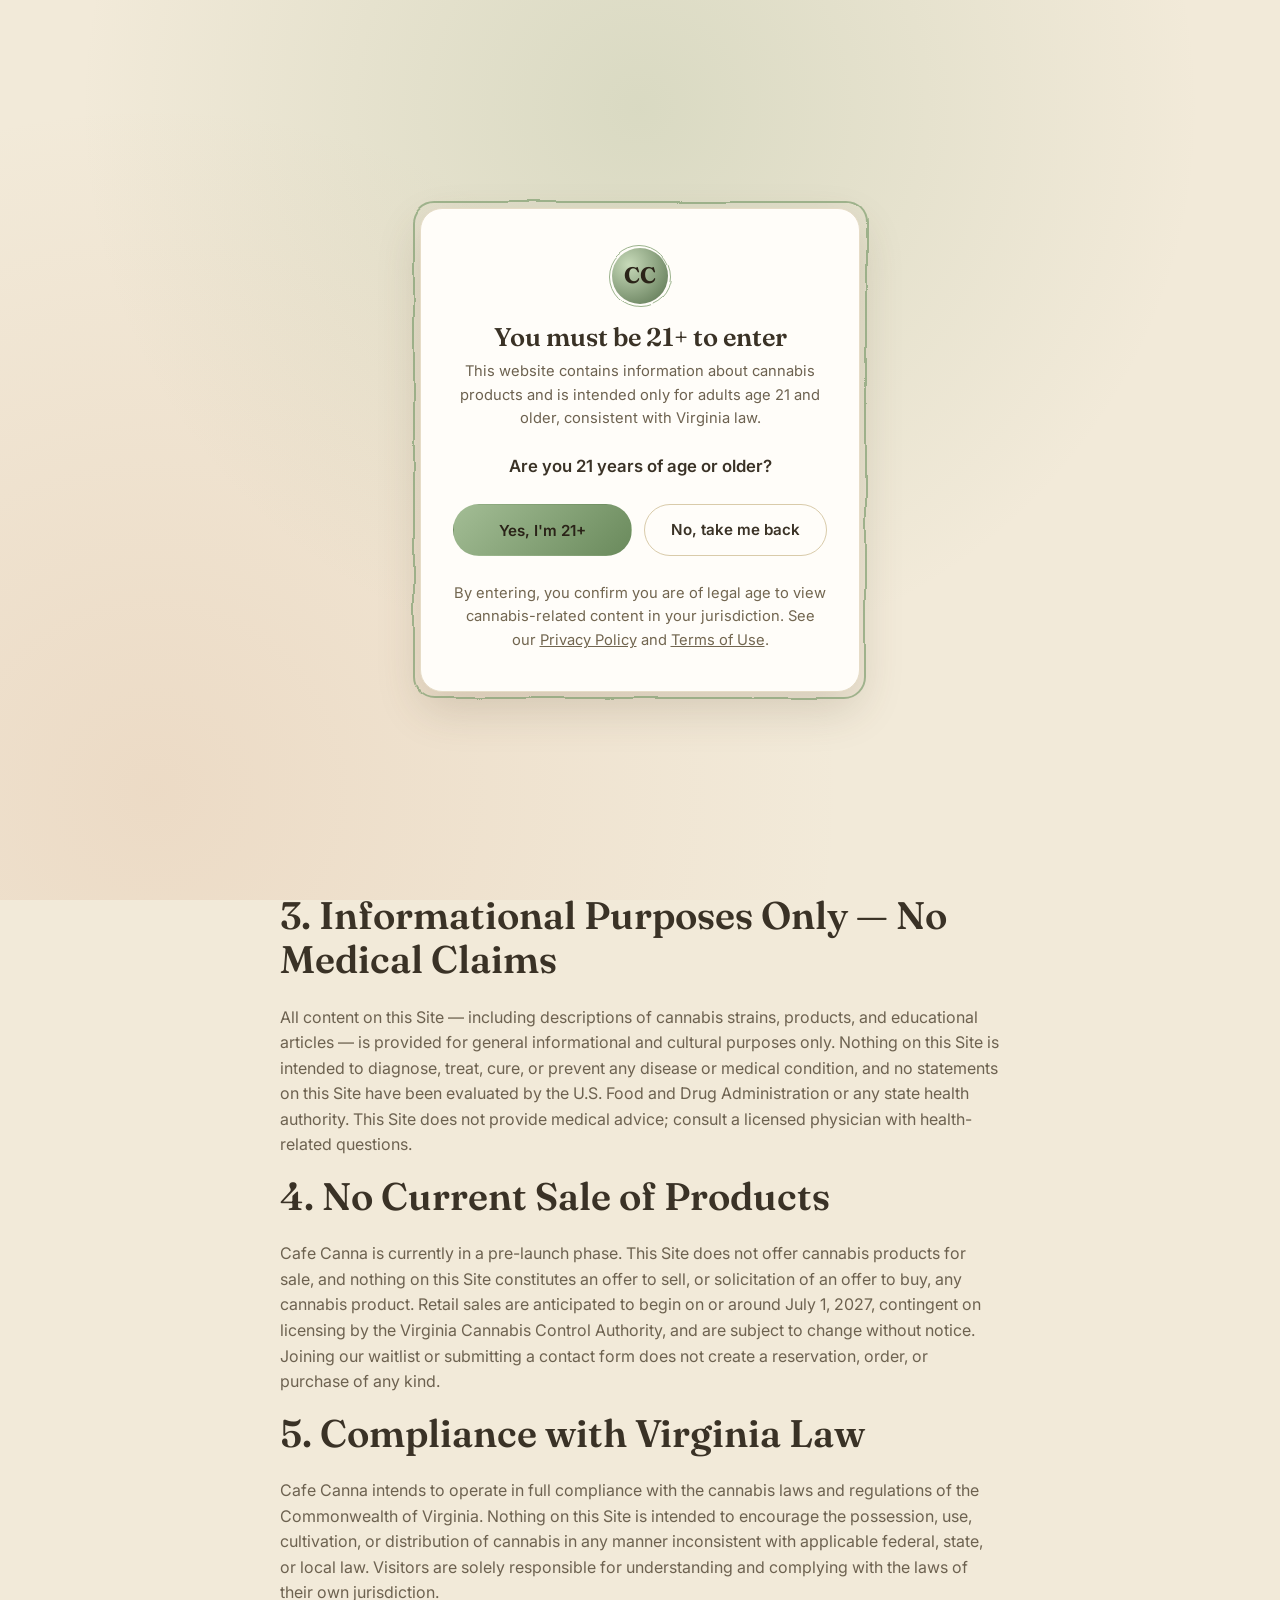
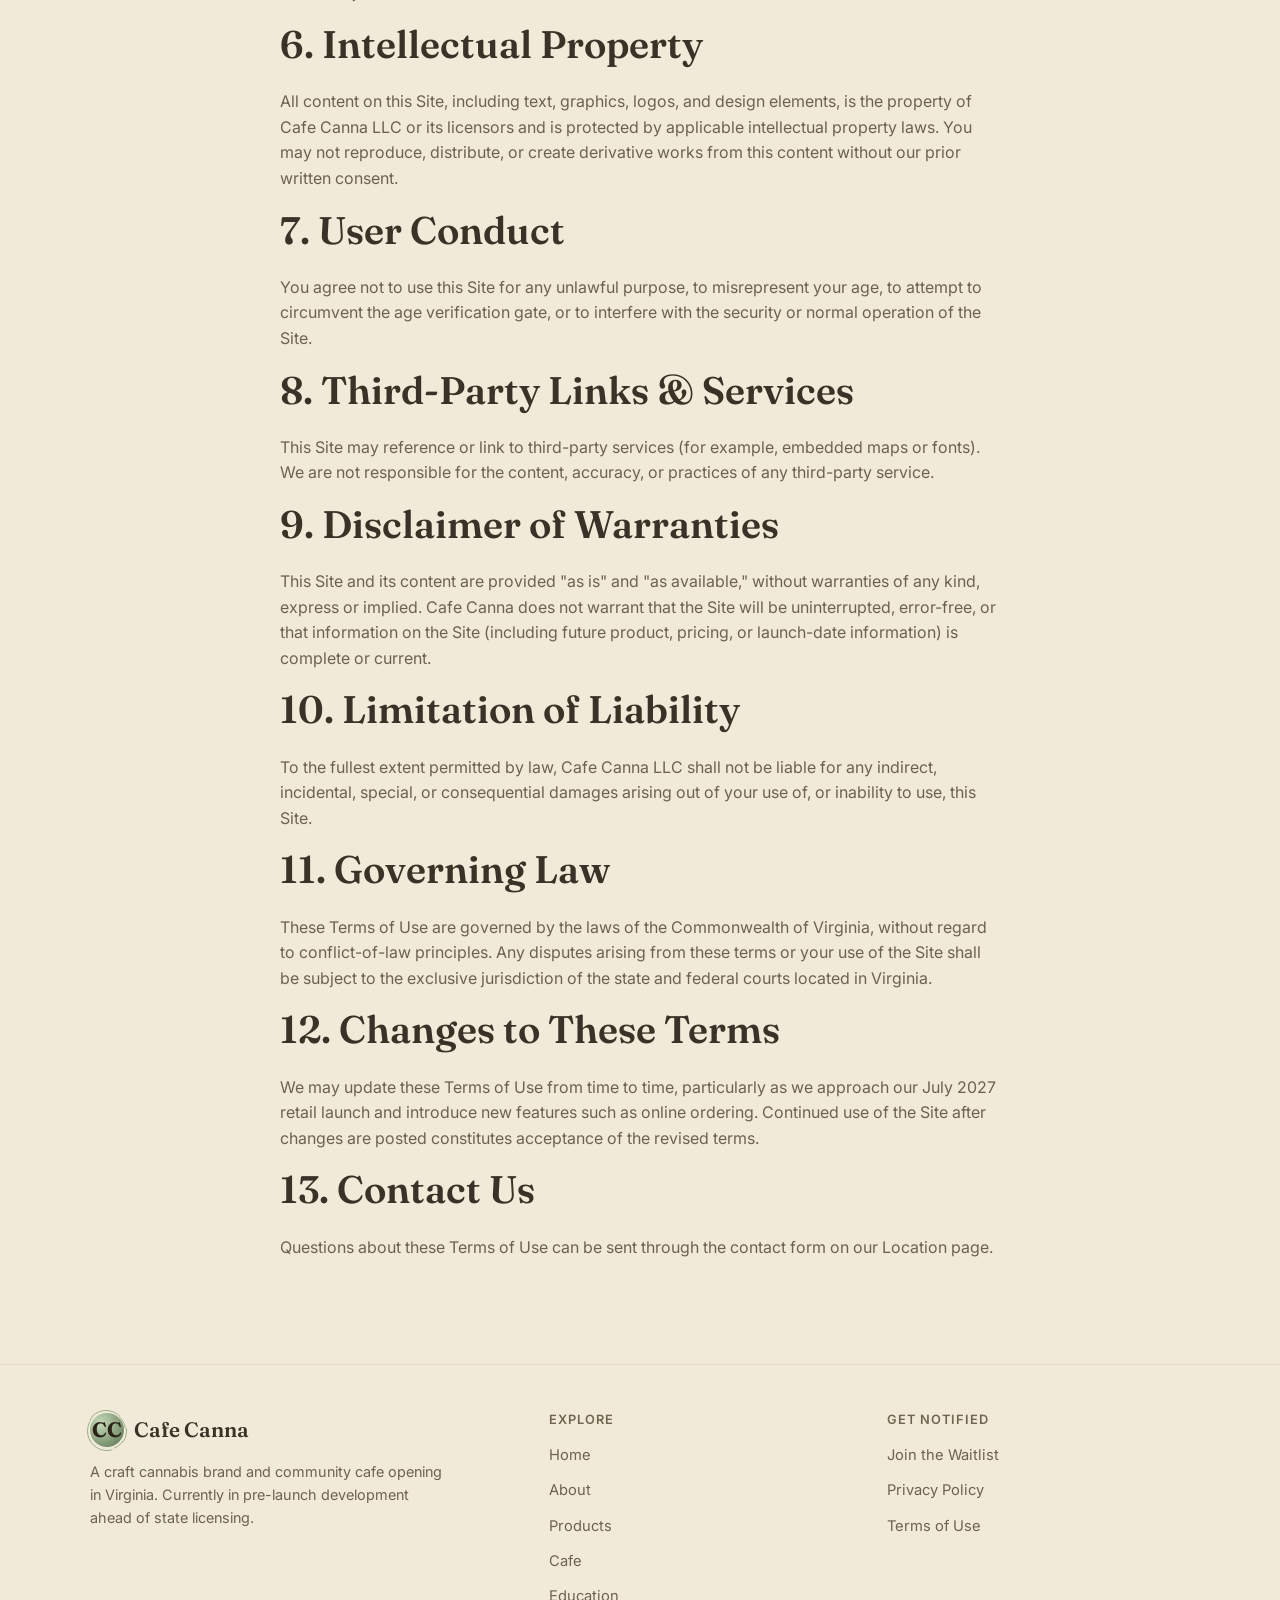
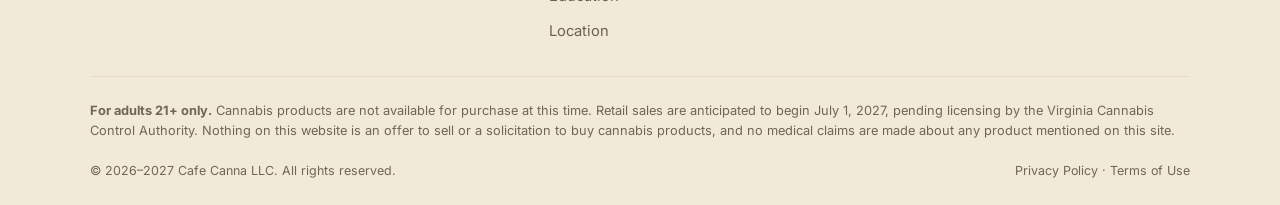
<file: terms/index.html>
<!DOCTYPE html>
<html lang="en">
<head>
<meta charset="UTF-8">
<meta name="viewport" content="width=device-width, initial-scale=1.0">
<title>Terms of Use — Cafe Canna</title>
<meta name="description" content="Terms of use for the Cafe Canna website, including age restrictions, jurisdiction, and disclaimers for a Virginia cannabis business.">
<link rel="icon" href="data:image/svg+xml,%3Csvg xmlns='http://www.w3.org/2000/svg' viewBox='0 0 32 32'%3E%3Ccircle cx='16' cy='16' r='16' fill='%236a8a5c'/%3E%3C/svg%3E">
<link rel="preconnect" href="https://fonts.googleapis.com">
<link rel="preconnect" href="https://fonts.gstatic.com" crossorigin>
<link href="https://fonts.googleapis.com/css2?family=Fraunces:wght@500;600;700&family=Inter:wght@400;500;600;700&display=swap" rel="stylesheet">
<link rel="stylesheet" href="../assets/css/style.css">
<script>
(function () {
  if (document.cookie.indexOf('age_verified=true') !== -1) {
    document.documentElement.classList.add('age-verified');
  }
})();
</script>
</head>
<body>

<script src="../assets/js/sketchy-filter.js"></script>

<div id="age-gate-overlay" role="dialog" aria-modal="true" aria-labelledby="age-gate-title">
  <div class="age-gate-card">
    <div class="brand-mark" aria-hidden="true">CC</div>
    <h1 id="age-gate-title">You must be 21+ to enter</h1>
    <p>This website contains information about cannabis products and is intended only for adults age 21 and older, consistent with Virginia law.</p>
    <p class="age-gate-question">Are you 21 years of age or older?</p>
    <div class="age-gate-actions">
      <button type="button" id="age-confirm-yes" class="btn btn-primary">Yes, I'm 21+</button>
      <a href="../restricted/" class="btn btn-outline">No, take me back</a>
    </div>
    <p class="age-gate-fine">By entering, you confirm you are of legal age to view cannabis-related content in your jurisdiction. See our <a href="../privacy/" class="legal-link">Privacy Policy</a> and <a href="../terms/" class="legal-link">Terms of Use</a>.</p>
  </div>
</div>

<header class="site-header">
  <div class="container">
    <a class="brand" href="../" aria-label="Cafe Canna home">
      <span class="brand-mark" aria-hidden="true">CC</span>
      Cafe Canna
    </a>
    <button class="nav-toggle" id="nav-toggle" aria-expanded="false" aria-controls="main-nav" aria-label="Toggle navigation menu">
      <svg viewBox="0 0 24 24" fill="none" stroke="currentColor" stroke-width="2" stroke-linecap="round"><line x1="3" y1="6" x2="21" y2="6"/><line x1="3" y1="12" x2="21" y2="12"/><line x1="3" y1="18" x2="21" y2="18"/></svg>
    </button>
    <nav class="main-nav" id="main-nav" aria-label="Primary">
      <div class="nav-list-wrap">
        <ul>
          <li><a href="../">Home</a></li>
          <li><a href="../about/">About</a></li>
          <li><a href="../products/">Products</a></li>
          <li><a href="../cafe/">Cafe</a></li>
          <li><a href="../education/">Education</a></li>
          <li><a href="../location/">Location</a></li>
        </ul>
        <a class="btn btn-primary" href="../coming-soon/">Join the Waitlist</a>
      </div>
    </nav>
  </div>
</header>

<main>
  <section class="hero">
    <div class="container hero-inner">
      <span class="eyebrow">Legal</span>
      <h1>Terms of Use</h1>
      <p class="lede">Effective date: January 1, 2026 (placeholder). Please read these terms carefully before using this website.</p>
    </div>
  </section>

  <section class="section-alt">
    <div class="container" style="max-width:760px;margin:0 auto;">

      <h2>1. Acceptance of Terms</h2>
      <p>By accessing or using this website (the "Site"), operated by Cafe Canna LLC ("Cafe Canna," "we," "us," or "our"), you agree to be bound by these Terms of Use. If you do not agree, please do not use the Site.</p>

      <h2>2. Age Requirement — 21 and Older Only</h2>
      <p>This Site contains information about cannabis products and is intended solely for individuals who are 21 years of age or older, consistent with Virginia law. By using this Site, you represent and warrant that you are at least 21 years old. If you are under 21, you must leave this Site immediately.</p>

      <h2>3. Informational Purposes Only — No Medical Claims</h2>
      <p>All content on this Site — including descriptions of cannabis strains, products, and educational articles — is provided for general informational and cultural purposes only. Nothing on this Site is intended to diagnose, treat, cure, or prevent any disease or medical condition, and no statements on this Site have been evaluated by the U.S. Food and Drug Administration or any state health authority. This Site does not provide medical advice; consult a licensed physician with health-related questions.</p>

      <h2>4. No Current Sale of Products</h2>
      <p>Cafe Canna is currently in a pre-launch phase. This Site does not offer cannabis products for sale, and nothing on this Site constitutes an offer to sell, or solicitation of an offer to buy, any cannabis product. Retail sales are anticipated to begin on or around July 1, 2027, contingent on licensing by the Virginia Cannabis Control Authority, and are subject to change without notice. Joining our waitlist or submitting a contact form does not create a reservation, order, or purchase of any kind.</p>

      <h2>5. Compliance with Virginia Law</h2>
      <p>Cafe Canna intends to operate in full compliance with the cannabis laws and regulations of the Commonwealth of Virginia. Nothing on this Site is intended to encourage the possession, use, cultivation, or distribution of cannabis in any manner inconsistent with applicable federal, state, or local law. Visitors are solely responsible for understanding and complying with the laws of their own jurisdiction.</p>

      <h2>6. Intellectual Property</h2>
      <p>All content on this Site, including text, graphics, logos, and design elements, is the property of Cafe Canna LLC or its licensors and is protected by applicable intellectual property laws. You may not reproduce, distribute, or create derivative works from this content without our prior written consent.</p>

      <h2>7. User Conduct</h2>
      <p>You agree not to use this Site for any unlawful purpose, to misrepresent your age, to attempt to circumvent the age verification gate, or to interfere with the security or normal operation of the Site.</p>

      <h2>8. Third-Party Links &amp; Services</h2>
      <p>This Site may reference or link to third-party services (for example, embedded maps or fonts). We are not responsible for the content, accuracy, or practices of any third-party service.</p>

      <h2>9. Disclaimer of Warranties</h2>
      <p>This Site and its content are provided "as is" and "as available," without warranties of any kind, express or implied. Cafe Canna does not warrant that the Site will be uninterrupted, error-free, or that information on the Site (including future product, pricing, or launch-date information) is complete or current.</p>

      <h2>10. Limitation of Liability</h2>
      <p>To the fullest extent permitted by law, Cafe Canna LLC shall not be liable for any indirect, incidental, special, or consequential damages arising out of your use of, or inability to use, this Site.</p>

      <h2>11. Governing Law</h2>
      <p>These Terms of Use are governed by the laws of the Commonwealth of Virginia, without regard to conflict-of-law principles. Any disputes arising from these terms or your use of the Site shall be subject to the exclusive jurisdiction of the state and federal courts located in Virginia.</p>

      <h2>12. Changes to These Terms</h2>
      <p>We may update these Terms of Use from time to time, particularly as we approach our July 2027 retail launch and introduce new features such as online ordering. Continued use of the Site after changes are posted constitutes acceptance of the revised terms.</p>

      <h2>13. Contact Us</h2>
      <p>Questions about these Terms of Use can be sent through the contact form on our <a href="../location/">Location page</a>.</p>

    </div>
  </section>
</main>

<footer class="site-footer">
  <div class="container">
    <div class="footer-grid">
      <div class="footer-brand">
        <a class="brand" href="../"><span class="brand-mark" aria-hidden="true">CC</span>Cafe Canna</a>
        <p>A craft cannabis brand and community cafe opening in Virginia. Currently in pre-launch development ahead of state licensing.</p>
      </div>
      <div class="footer-col">
        <h4>Explore</h4>
        <ul>
          <li><a href="../">Home</a></li>
          <li><a href="../about/">About</a></li>
          <li><a href="../products/">Products</a></li>
          <li><a href="../cafe/">Cafe</a></li>
          <li><a href="../education/">Education</a></li>
          <li><a href="../location/">Location</a></li>
        </ul>
      </div>
      <div class="footer-col">
        <h4>Get Notified</h4>
        <ul>
          <li><a href="../coming-soon/">Join the Waitlist</a></li>
          <li><a href="../privacy/">Privacy Policy</a></li>
          <li><a href="../terms/">Terms of Use</a></li>
        </ul>
      </div>
    </div>
    <div class="footer-disclaimer">
      <p><strong>For adults 21+ only.</strong> Cannabis products are not available for purchase at this time. Retail sales are anticipated to begin July 1, 2027, pending licensing by the Virginia Cannabis Control Authority. Nothing on this website is an offer to sell or a solicitation to buy cannabis products, and no medical claims are made about any product mentioned on this site.</p>
      <div class="footer-bottom">
        <span>&copy; 2026–2027 Cafe Canna LLC. All rights reserved.</span>
        <span><a href="../privacy/">Privacy Policy</a> · <a href="../terms/">Terms of Use</a></span>
      </div>
    </div>
  </div>
</footer>

<script src="../assets/js/modal.js"></script>
<script src="../assets/js/age-gate.js"></script>
<script src="../assets/js/main.js"></script>
</body>
</html>
</file>
<file: assets/css/style.css>
/* =========================================================
   Cafe Canna — shared stylesheet
   Light, botanical-pastel theme designed to sit alongside
   sketchy/watercolor illustration assets. Mobile-first.
   ========================================================= */

:root {
  --bg: #faf6ee;
  --bg-alt: #f2ead9;
  --surface: #fffdf9;
  --surface-alt: #f6efe2;
  --border: #e6dcc7;
  --border-strong: #d9cbaa;

  --text: #3a3226;
  --text-muted: #6d6250;
  --text-faint: #726650;
  --ink: #2a2318;

  --sage-900: #38492f;
  --sage-700: #56704c;
  --sage-600: #6a8a5c;
  --sage-500: #82a072;
  --sage-400: #a3bd95;
  --sage-300: #c7dab9;
  --sage-200: #e1ecd8;

  --lavender-700: #7c6d92;
  --lavender-500: #a494bd;
  --lavender-400: #bcaed0;
  --lavender-300: #d3c7e0;
  --lavender-200: #ece3f2;

  --terracotta-700: #ad5f37;
  --terracotta-600: #c07347;
  --terracotta-500: #cd8a5f;
  --terracotta-400: #dba57e;
  --terracotta-300: #e8c2a3;
  --terracotta-200: #f4ddc7;

  --danger: #b6534a;

  --font-heading: 'Fraunces', Georgia, 'Times New Roman', serif;
  --font-body: 'Inter', -apple-system, BlinkMacSystemFont, 'Segoe UI', sans-serif;

  --radius-sm: 6px;
  --radius-md: 12px;
  --radius-lg: 22px;
  --radius-blob: 255px 15px 225px 15px / 15px 225px 15px 255px;

  --container: 1140px;
  --header-height: 72px;

  --shadow-1: 0 6px 18px rgba(88, 70, 42, 0.10);
  --shadow-2: 0 18px 44px rgba(88, 70, 42, 0.18);
}

/* -------------------- Reset -------------------- */
*, *::before, *::after { box-sizing: border-box; }
html, body { margin: 0; padding: 0; }
html { -webkit-text-size-adjust: 100%; scroll-behavior: smooth; }

body {
  background-color: var(--bg);
  background-image:
    radial-gradient(circle at 15% 8%, rgba(130, 160, 114, 0.12), transparent 42%),
    radial-gradient(circle at 88% 26%, rgba(164, 148, 189, 0.12), transparent 40%),
    radial-gradient(circle at 35% 92%, rgba(205, 138, 95, 0.10), transparent 45%);
  background-attachment: fixed;
  color: var(--text);
  font-family: var(--font-body);
  line-height: 1.6;
  font-size: 16px;
  overflow: hidden; /* locked until age gate resolves; unlocked by JS/CSS below */
}

html.age-verified body { overflow: auto; }

img, svg { max-width: 100%; display: block; }
a { color: inherit; text-decoration: none; }
ul { list-style: none; margin: 0; padding: 0; }
button { font-family: inherit; cursor: pointer; }
input, textarea, select { font-family: inherit; font-size: 1rem; }

h1, h2, h3, h4 {
  font-family: var(--font-heading);
  font-weight: 600;
  line-height: 1.15;
  margin: 0 0 0.6em;
  color: var(--text);
}

h1 { font-size: clamp(2.1rem, 6vw, 3.6rem); }
h2 { font-size: clamp(1.6rem, 4vw, 2.4rem); }
h3 { font-size: clamp(1.2rem, 3vw, 1.5rem); }

p { margin: 0 0 1em; color: var(--text-muted); }

.eyebrow {
  display: inline-block;
  font-family: var(--font-body);
  font-size: 0.78rem;
  font-weight: 600;
  letter-spacing: 0.14em;
  text-transform: uppercase;
  color: var(--sage-700);
  margin-bottom: 0.9em;
}

.container {
  width: 100%;
  max-width: var(--container);
  margin: 0 auto;
  padding: 0 1.25rem;
}

section { padding: 3.5rem 0; }
@media (min-width: 760px) { section { padding: 5.5rem 0; } }

.section-alt { background: var(--bg-alt); }

.section-head { max-width: 640px; margin: 0 auto 2.5rem; text-align: center; }
.section-head p { margin: 0 auto; }

/* -------------------- Buttons -------------------- */
.btn {
  display: inline-flex;
  align-items: center;
  justify-content: center;
  gap: 0.5em;
  padding: 0.85em 1.7em;
  border-radius: 999px;
  font-weight: 600;
  font-size: 0.95rem;
  border: 1px solid transparent;
  transition: transform 0.15s ease, background 0.2s ease, border-color 0.2s ease, color 0.2s ease;
  white-space: nowrap;
}
.btn:active { transform: scale(0.97); }

.btn-primary {
  background: linear-gradient(135deg, var(--sage-400), var(--sage-600));
  color: var(--ink);
}
.btn-primary:hover { background: linear-gradient(135deg, var(--sage-500), var(--sage-700)); color: var(--surface); }

.btn-outline {
  background: transparent;
  border-color: var(--border-strong);
  color: var(--text);
}
.btn-outline:hover { border-color: var(--sage-600); color: var(--sage-700); }

.btn-gold {
  background: linear-gradient(135deg, var(--terracotta-300), var(--terracotta-500));
  color: var(--ink);
}
.btn-gold:hover { filter: brightness(1.06); }

.btn-block { width: 100%; }

/* -------------------- Header / Nav -------------------- */
.site-header {
  position: sticky;
  top: 0;
  z-index: 200;
  height: var(--header-height);
  display: flex;
  align-items: center;
  border-bottom: 1px solid var(--border);
}
/* backdrop-filter lives on this pseudo-element rather than .site-header
   itself: backdrop-filter (like transform/filter/perspective) on an
   ancestor becomes the containing block for any position:fixed
   descendant, which was trapping the fixed full-screen mobile nav
   inside the header's own small box instead of the viewport. */
.site-header::before {
  content: '';
  position: absolute;
  inset: 0;
  z-index: -1;
  background: rgba(250, 246, 238, 0.86);
  backdrop-filter: blur(10px);
}

.site-header .container {
  display: flex;
  align-items: center;
  justify-content: space-between;
}

.brand {
  display: flex;
  align-items: center;
  gap: 0.6rem;
  font-family: var(--font-heading);
  font-size: 1.3rem;
  font-weight: 600;
  color: var(--text);
}

.brand-mark {
  position: relative;
  width: 34px;
  height: 34px;
  border-radius: 50%;
  background: radial-gradient(circle at 30% 30%, var(--sage-300), var(--sage-700));
  display: flex;
  align-items: center;
  justify-content: center;
  font-family: var(--font-heading);
  font-weight: 700;
  color: var(--ink);
  flex-shrink: 0;
}
.brand-mark::after {
  content: '';
  position: absolute;
  inset: -3px;
  border: 1.5px solid var(--sage-500);
  border-radius: inherit;
  filter: url(#sketchy-edge);
  opacity: 0.8;
  pointer-events: none;
}

.nav-toggle {
  display: flex;
  align-items: center;
  justify-content: center;
  width: 42px;
  height: 42px;
  background: transparent;
  border: 1px solid var(--border-strong);
  border-radius: var(--radius-sm);
  color: var(--text);
}
.nav-toggle svg { width: 20px; height: 20px; }

.main-nav {
  position: fixed;
  top: var(--header-height);
  left: 0;
  right: 0;
  bottom: 0;
  background: var(--bg);
  padding: 1.5rem 1.25rem 2.5rem;
  transform: translateY(-8px);
  opacity: 0;
  visibility: hidden;
  pointer-events: none;
  transition: opacity 0.2s ease, transform 0.2s ease, visibility 0.2s;
  overflow-y: auto;
}

.main-nav.is-open {
  opacity: 1;
  transform: translateY(0);
  visibility: visible;
  pointer-events: auto;
}

.main-nav ul { display: flex; flex-direction: column; gap: 0.25rem; }

.main-nav ul a {
  display: block;
  padding: 0.9rem 0.25rem;
  font-size: 1.05rem;
  font-weight: 500;
  border-bottom: 1px solid var(--border);
  color: var(--text);
}
.main-nav ul a[aria-current="page"] { color: var(--sage-700); }

.main-nav .btn { width: 100%; margin-top: 1.25rem; }

@media (min-width: 900px) {
  .nav-toggle { display: none; }

  .main-nav {
    position: static;
    background: transparent;
    padding: 0;
    opacity: 1;
    visibility: visible;
    pointer-events: auto;
    transform: none;
    overflow: visible;
  }

  .main-nav ul {
    flex-direction: row;
    align-items: center;
    gap: 1.8rem;
  }

  .main-nav ul a {
    padding: 0.4rem 0;
    border-bottom: none;
    font-size: 0.95rem;
  }

  .main-nav ul a[aria-current="page"] { position: relative; }
  .main-nav ul a[aria-current="page"]::after {
    content: '';
    position: absolute;
    left: 0; right: 0; bottom: -4px;
    height: 2px;
    background: var(--sage-500);
  }

  .main-nav .nav-list-wrap {
    display: flex;
    align-items: center;
    gap: 2rem;
  }

  .main-nav .btn { width: auto; margin-top: 0; }
}

/* -------------------- Hero -------------------- */
.hero {
  position: relative;
  padding: 4.5rem 0 4rem;
  background:
    radial-gradient(ellipse at top right, rgba(130, 160, 114, 0.18), transparent 55%),
    radial-gradient(ellipse at bottom left, rgba(164, 148, 189, 0.16), transparent 50%),
    var(--bg);
  overflow: hidden;
}

.hero-inner { max-width: 720px; }
.hero h1 { margin-bottom: 0.5em; }
.hero .lede { font-size: 1.15rem; max-width: 560px; }
.hero-actions { display: flex; flex-wrap: wrap; gap: 0.9rem; margin-top: 1.8rem; }

.hero-badges {
  display: flex;
  flex-wrap: wrap;
  gap: 0.6rem;
  margin-top: 2.5rem;
}
.badge {
  font-size: 0.78rem;
  font-weight: 600;
  letter-spacing: 0.03em;
  color: var(--text-muted);
  border: 1px solid var(--border);
  border-radius: 999px;
  padding: 0.4em 0.9em;
  background: var(--surface);
}

/* -------------------- Cards -------------------- */
.card {
  background: var(--surface);
  border: 1px solid var(--border);
  border-radius: var(--radius-md);
  box-shadow: var(--shadow-1);
  padding: 1.75rem;
  height: 100%;
}

.grid {
  display: grid;
  gap: 1.5rem;
  grid-template-columns: 1fr;
}
@media (min-width: 640px) { .grid-2 { grid-template-columns: repeat(2, 1fr); } }
@media (min-width: 900px) {
  .grid-3 { grid-template-columns: repeat(3, 1fr); }
  .grid-4 { grid-template-columns: repeat(4, 1fr); }
}

/* Placeholder illustration block — styled to read as a hand-drawn/
   watercolor frame until real illustration assets are dropped in. */
.placeholder-img {
  position: relative;
  border-radius: var(--radius-blob);
  background:
    radial-gradient(circle at 25% 20%, rgba(130, 160, 114, 0.35), transparent 55%),
    radial-gradient(circle at 78% 65%, rgba(164, 148, 189, 0.30), transparent 55%),
    radial-gradient(circle at 15% 85%, rgba(205, 138, 95, 0.22), transparent 50%),
    var(--surface-alt);
  border: 2px solid var(--border-strong);
  display: flex;
  align-items: center;
  justify-content: center;
  color: var(--text-faint);
  font-size: 0.82rem;
  font-weight: 600;
  letter-spacing: 0.03em;
  text-align: center;
  aspect-ratio: 4 / 3;
  overflow: hidden;
  transform: rotate(-0.6deg);
}
.placeholder-img span {
  position: relative;
  z-index: 1;
  padding: 0.35em 0.9em;
  margin: 0 1rem;
  background: rgba(255, 253, 249, 0.6);
  border-radius: 999px;
}
.placeholder-img.square { aspect-ratio: 1 / 1; }
.placeholder-img.wide { aspect-ratio: 16 / 9; }
.placeholder-img img {
  position: absolute;
  inset: 0;
  width: 100%;
  height: 100%;
  object-fit: cover;
  border-radius: inherit;
}

.placeholder-img::after {
  content: '';
  position: absolute;
  inset: 0;
  border: 2px solid var(--sage-500);
  border-radius: inherit;
  filter: url(#sketchy-edge);
  pointer-events: none;
  opacity: 0.85;
}

.placeholder-img::before {
  content: '';
  position: absolute;
  top: 10px;
  left: 16px;
  width: 52px;
  height: 18px;
  background: var(--terracotta-300);
  opacity: 0.8;
  transform: rotate(-6deg);
  border-radius: 2px;
  box-shadow: 0 2px 5px rgba(88, 70, 42, 0.12);
  z-index: 2;
}

.grid > *:nth-child(even) .placeholder-img { transform: rotate(0.8deg); }
.grid > *:nth-child(3n) .placeholder-img { transform: rotate(-0.3deg); }

/* -------------------- Gallery carousel -------------------- */
.carousel { position: relative; }

.carousel-track {
  display: flex;
  gap: 1.25rem;
  overflow-x: auto;
  scroll-snap-type: x mandatory;
  scroll-behavior: smooth;
  -webkit-overflow-scrolling: touch;
  padding: 0.5rem 0 0.75rem;
  scrollbar-width: none;
  -ms-overflow-style: none;
}
.carousel-track::-webkit-scrollbar { display: none; }

.carousel-slide {
  flex: 0 0 78%;
  scroll-snap-align: center;
}
.carousel-slide .placeholder-img { margin: 0; }

@media (min-width: 640px) { .carousel-slide { flex: 0 0 46%; } }
@media (min-width: 1000px) { .carousel-slide { flex: 0 0 30%; } }

.carousel-arrow {
  position: absolute;
  top: 40%;
  transform: translateY(-50%);
  width: 42px;
  height: 42px;
  border-radius: 50%;
  background: var(--surface);
  border: 1px solid var(--border-strong);
  color: var(--text);
  display: flex;
  align-items: center;
  justify-content: center;
  box-shadow: var(--shadow-1);
}
.carousel-arrow svg { width: 20px; height: 20px; }
.carousel-arrow:hover { border-color: var(--sage-600); color: var(--sage-700); }
.carousel-arrow-prev { left: -14px; }
.carousel-arrow-next { right: -14px; }
@media (max-width: 639px) { .carousel-arrow { display: none; } }

.carousel-dots {
  display: flex;
  justify-content: center;
  align-items: center;
  gap: 0.5rem;
  margin-top: 1rem;
}
@media (min-width: 640px) { .carousel-dots { display: none; } }
.carousel-dot {
  width: 9px;
  height: 9px;
  border-radius: 999px;
  background: var(--border-strong);
  border: none;
  padding: 0;
  transition: width 0.2s ease, background 0.2s ease;
}
.carousel-dot.is-active { width: 22px; background: var(--sage-600); }

.gallery-trigger {
  display: block;
  width: 100%;
  padding: 0;
  border: none;
  background: none;
  font: inherit;
  color: inherit;
  text-align: inherit;
  cursor: pointer;
}
.gallery-trigger .placeholder-img { transition: transform 0.15s ease, box-shadow 0.15s ease; }
.gallery-trigger:hover .placeholder-img,
.gallery-trigger:focus-visible .placeholder-img { transform: scale(1.03); }
.gallery-trigger:focus-visible { outline: 2px solid var(--sage-500); outline-offset: 3px; border-radius: var(--radius-blob); }

/* Expanded gallery photo modal — reuses the .legal-modal chrome */
.gallery-modal-panel { max-width: 760px; }
.gallery-modal-image {
  width: 100%;
  margin-bottom: 1.25rem;
  transform: none;
}
.legal-modal-body h2 { margin-bottom: 0.4em; }

/* -------------------- Strain / Product cards -------------------- */
.strain-card {
  background: var(--surface);
  border: 1px solid var(--border);
  border-radius: var(--radius-md);
  box-shadow: var(--shadow-1);
  overflow: hidden;
  display: flex;
  flex-direction: column;
  cursor: pointer;
  transition: transform 0.15s ease, box-shadow 0.15s ease;
}
.strain-card:hover,
.strain-card:focus-visible {
  transform: translateY(-3px);
  box-shadow: var(--shadow-2);
}
.strain-card:focus-visible { outline: 2px solid var(--sage-500); outline-offset: 3px; }
.grid > .strain-card .placeholder-img { border-radius: 0; border: none; border-bottom: 1px solid var(--border); transform: none; }
.strain-card .placeholder-img::after { border-color: var(--terracotta-400); }
.strain-card .placeholder-img::before { background: var(--sage-300); transform: rotate(-4deg); }
.strain-card-body { padding: 1.4rem 1.4rem 1.6rem; display: flex; flex-direction: column; gap: 0.6rem; flex: 1; }
.strain-type {
  align-self: flex-start;
  font-size: 0.72rem;
  font-weight: 700;
  letter-spacing: 0.06em;
  text-transform: uppercase;
  padding: 0.3em 0.8em;
  border-radius: 999px;
  color: var(--ink);
}
.strain-type.indica { background: var(--lavender-300); }
.strain-type.sativa { background: var(--terracotta-300); }
.strain-type.hybrid { background: linear-gradient(90deg, var(--sage-300), var(--lavender-300)); }
.strain-card h3 { margin-bottom: 0; }
.strain-card p { font-size: 0.92rem; margin-bottom: 0; }
.strain-card-footer {
  margin-top: auto;
  padding-top: 0.8rem;
  display: flex;
  align-items: center;
  justify-content: space-between;
  gap: 0.6rem;
  flex-wrap: wrap;
}
.coming-soon-tag {
  font-size: 0.78rem;
  font-weight: 700;
  letter-spacing: 0.05em;
  text-transform: uppercase;
  color: var(--sage-700);
}
.strain-card-cta {
  font-size: 0.8rem;
  font-weight: 700;
  color: var(--sage-700);
  white-space: nowrap;
}
.strain-card:hover .strain-card-cta,
.strain-card:focus-visible .strain-card-cta { color: var(--sage-900); text-decoration: underline; }

/* -------------------- Article cards -------------------- */
.article-card { display: flex; flex-direction: column; }
.article-card .placeholder-img { margin-bottom: 1.1rem; }
.article-card .placeholder-img::after { border-color: var(--lavender-500); }
.article-card .placeholder-img::before { background: var(--lavender-300); left: auto; right: 16px; transform: rotate(5deg); }
.article-meta { font-size: 0.78rem; color: var(--text-faint); margin-bottom: 0.4rem; }
.article-card h3 { margin-bottom: 0.5rem; }
.article-card .coming-soon-tag { margin-top: auto; padding-top: 0.8rem; }

/* -------------------- Team -------------------- */
.team-card { text-align: center; }
.team-card .placeholder-img { border-radius: 50%; margin: 0 auto 1rem; width: 128px; height: 128px; aspect-ratio: 1/1; transform: none; }
.team-card .placeholder-img::before { display: none; }
.team-card .placeholder-img::after { border-color: var(--sage-400); }
.team-card h3 { margin-bottom: 0.1rem; }
.team-role { color: var(--sage-700); font-size: 0.85rem; font-weight: 600; margin-bottom: 0.6rem; }

/* -------------------- Forms -------------------- */
.form-field { margin-bottom: 1.1rem; display: flex; flex-direction: column; gap: 0.4rem; }
.form-field label { font-size: 0.85rem; font-weight: 600; color: var(--text-muted); }
.form-field input,
.form-field textarea {
  background: var(--surface);
  border: 1px solid var(--border-strong);
  border-radius: var(--radius-sm);
  padding: 0.8em 1em;
  color: var(--text);
}
.form-field input:focus,
.form-field textarea:focus {
  outline: none;
  border-color: var(--sage-500);
}
.form-row { display: grid; gap: 1.1rem; }
@media (min-width: 640px) { .form-row.two-col { grid-template-columns: 1fr 1fr; } }

.form-note {
  font-size: 0.8rem;
  color: var(--text-faint);
  margin-top: 0.6rem;
}

.form-status {
  display: flex;
  align-items: flex-start;
  gap: 0.6rem;
  margin-top: 0;
  max-height: 0;
  padding: 0 1.1rem;
  border-radius: var(--radius-sm);
  background: var(--surface-alt);
  border: 1px solid transparent;
  color: var(--sage-700);
  font-size: 0.9rem;
  opacity: 0;
  overflow: hidden;
  transition: max-height 0.3s ease, opacity 0.3s ease, margin-top 0.3s ease, padding 0.3s ease;
}
.form-status.is-visible {
  margin-top: 1rem;
  max-height: 220px;
  padding: 0.9rem 1.1rem;
  opacity: 1;
}
.form-status.is-success { border-color: var(--sage-600); color: var(--sage-700); }
.form-status.is-error { border-color: var(--terracotta-600); color: var(--terracotta-700); }
.form-status-icon { flex-shrink: 0; width: 20px; height: 20px; margin-top: 0.1em; }

.btn:disabled { opacity: 0.65; cursor: not-allowed; }
.btn:disabled:active { transform: none; }

/* -------------------- Info blocks (hours, contact) -------------------- */
.info-list { display: flex; flex-direction: column; gap: 0.7rem; }
.info-row {
  display: flex;
  justify-content: space-between;
  gap: 1rem;
  padding-bottom: 0.7rem;
  border-bottom: 1px solid var(--border);
  font-size: 0.95rem;
}
.info-row dt { color: var(--text-muted); }
.info-row dd { margin: 0; font-weight: 600; color: var(--text); }

/* -------------------- Countdown -------------------- */
.countdown {
  display: grid;
  grid-template-columns: repeat(4, 1fr);
  gap: 0.75rem;
  max-width: 460px;
  margin: 2.2rem auto 0;
}
.countdown-unit {
  background: var(--surface);
  border: 1px solid var(--border);
  border-radius: var(--radius-md);
  box-shadow: var(--shadow-1);
  padding: 1rem 0.4rem;
  text-align: center;
}
.countdown-num {
  font-family: var(--font-heading);
  font-size: clamp(1.6rem, 5vw, 2.4rem);
  font-weight: 700;
  color: var(--terracotta-600);
  line-height: 1;
}
.countdown-label {
  display: block;
  margin-top: 0.4rem;
  font-size: 0.68rem;
  letter-spacing: 0.06em;
  text-transform: uppercase;
  color: var(--text-faint);
}

/* -------------------- Callout / compliance notes -------------------- */
.callout {
  border: 1px solid var(--border);
  border-left: 4px solid var(--sage-500);
  background: var(--surface-alt);
  border-radius: var(--radius-sm);
  padding: 1.1rem 1.3rem;
  font-size: 0.9rem;
  color: var(--text-muted);
}
.callout strong { color: var(--text); }
.callout.warning { border-left-color: var(--terracotta-500); }

/* -------------------- CTA band -------------------- */
.cta-band {
  background: linear-gradient(135deg, var(--sage-200), var(--lavender-200));
  border-top: 1px solid var(--border);
  border-bottom: 1px solid var(--border);
  text-align: center;
}
.cta-band h2 { margin-bottom: 0.4em; }
.cta-band p { max-width: 520px; margin-left: auto; margin-right: auto; }

/* -------------------- Footer -------------------- */
.site-footer {
  background: var(--bg-alt);
  border-top: 1px solid var(--border);
  padding: 3rem 0 1.5rem;
}
.footer-grid {
  display: grid;
  gap: 2.2rem;
  grid-template-columns: 1fr;
  margin-bottom: 2rem;
}
@media (min-width: 760px) { .footer-grid { grid-template-columns: 1.4fr 1fr 1fr; } }

.footer-brand .brand { margin-bottom: 0.8rem; }
.footer-brand p { max-width: 360px; font-size: 0.9rem; }

.footer-col h4 {
  font-family: var(--font-body);
  font-size: 0.8rem;
  letter-spacing: 0.08em;
  text-transform: uppercase;
  color: var(--text-faint);
  margin-bottom: 0.9rem;
}
.footer-col ul { display: flex; flex-direction: column; gap: 0.6rem; }
.footer-col a { color: var(--text-muted); font-size: 0.92rem; }
.footer-col a:hover { color: var(--sage-700); }

.footer-disclaimer {
  border-top: 1px solid var(--border);
  padding-top: 1.5rem;
  font-size: 0.8rem;
  color: var(--text-faint);
  line-height: 1.6;
}
.footer-disclaimer p { color: inherit; font-size: inherit; margin-bottom: 0.7rem; }
.footer-bottom {
  display: flex;
  flex-wrap: wrap;
  gap: 0.6rem 1.4rem;
  justify-content: space-between;
  margin-top: 1.2rem;
  font-size: 0.78rem;
  color: var(--text-faint);
}
.footer-bottom a { color: var(--text-faint); }
.footer-bottom a:hover { color: var(--sage-700); }

/* -------------------- Age gate overlay -------------------- */
#age-gate-overlay {
  position: fixed;
  inset: 0;
  z-index: 9999;
  display: flex;
  align-items: center;
  justify-content: center;
  padding: 1.25rem;
  background:
    radial-gradient(circle at 50% 12%, rgba(130, 160, 114, 0.22), transparent 55%),
    radial-gradient(circle at 12% 88%, rgba(205, 138, 95, 0.16), transparent 50%),
    var(--bg-alt);
}
html.age-verified #age-gate-overlay { display: none; }

.age-gate-card {
  position: relative;
  width: 100%;
  max-width: 440px;
  background: var(--surface);
  border: 1px solid var(--border);
  border-radius: var(--radius-lg);
  padding: 2.4rem 2rem;
  text-align: center;
  box-shadow: var(--shadow-2);
}
.age-gate-card::after {
  content: '';
  position: absolute;
  inset: -8px;
  border: 2px solid var(--sage-500);
  border-radius: inherit;
  filter: url(#sketchy-edge);
  opacity: 0.7;
  pointer-events: none;
}

.age-gate-card .brand-mark {
  width: 56px;
  height: 56px;
  font-size: 1.4rem;
  margin: 0 auto 1.2rem;
}

.age-gate-card h1 {
  font-size: 1.6rem;
  margin-bottom: 0.5rem;
}

.age-gate-card p {
  font-size: 0.92rem;
  margin-bottom: 0;
}

.age-gate-card .age-gate-question {
  color: var(--text);
  font-weight: 600;
  margin: 1.4rem 0 1.5rem;
  font-size: 1.05rem;
}

.age-gate-actions {
  display: flex;
  flex-direction: column;
  gap: 0.8rem;
}
@media (min-width: 420px) {
  .age-gate-actions { flex-direction: row; }
  .age-gate-actions .btn { flex: 1; }
}

.age-gate-fine {
  margin-top: 1.6rem;
  font-size: 0.74rem;
  color: var(--text-faint);
  line-height: 1.6;
}
.age-gate-fine a { color: var(--text-faint); text-decoration: underline; }

/* -------------------- Legal quick-view modal --------------------
   Lets a visitor read Privacy/Terms from the age gate without
   navigating away (which would just hit another age gate). Content
   is fetched live from /privacy/ and /terms/ at click time, so there
   is only one copy of the legal text to maintain. */
.legal-modal {
  position: fixed;
  inset: 0;
  z-index: 10000;
  display: none;
  align-items: center;
  justify-content: center;
  padding: 1.25rem;
}
.legal-modal.is-open { display: flex; }
.legal-modal-backdrop {
  position: absolute;
  inset: 0;
  background: rgba(42, 35, 24, 0.45);
  backdrop-filter: blur(2px);
}
.legal-modal-panel {
  position: relative;
  display: flex;
  flex-direction: column;
  background: var(--surface);
  border: 1px solid var(--border);
  border-radius: var(--radius-lg);
  box-shadow: var(--shadow-2);
  width: 100%;
  max-width: 640px;
  max-height: 82vh;
  overflow: hidden;
}
.legal-modal-header {
  display: flex;
  justify-content: flex-end;
  padding: 0.75rem 0.75rem 0;
  flex-shrink: 0;
}
.legal-modal-close {
  width: 36px;
  height: 36px;
  border-radius: 50%;
  border: 1px solid var(--border-strong);
  background: var(--surface-alt);
  color: var(--text);
  font-size: 1.4rem;
  line-height: 1;
  display: flex;
  align-items: center;
  justify-content: center;
}
.legal-modal-close:hover { border-color: var(--sage-600); color: var(--sage-700); }
.legal-modal-body {
  overflow-y: auto;
  padding: 0.5rem 1.75rem 2rem;
}
.legal-modal-body .hero { background: none; padding: 0.5rem 0 1.25rem; overflow: visible; }
.legal-modal-body section { padding: 0 0 1.25rem; }
.legal-modal-body section .container { padding: 0; max-width: none; margin: 0; }
.legal-modal-body h1 { font-size: 1.5rem; }
.legal-modal-body h2 { font-size: 1.4rem; }
.legal-modal-body h4 { font-size: 0.95rem; margin: 1.3rem 0 0.2rem; }

/* Product detail modal content (populated from strain card data-* attrs) */
.product-modal-stats {
  display: flex;
  gap: 1.75rem;
  margin: 1.1rem 0 0.5rem;
}
.product-modal-stat-label {
  display: block;
  font-size: 0.72rem;
  font-weight: 700;
  letter-spacing: 0.06em;
  text-transform: uppercase;
  color: var(--text-faint);
}
.product-modal-stat-value {
  display: block;
  font-family: var(--font-heading);
  font-size: 1.5rem;
  font-weight: 700;
  color: var(--terracotta-600);
}
.badge-row {
  display: flex;
  flex-wrap: wrap;
  gap: 0.5rem;
  margin: 0.5rem 0 1.1rem;
}

/* -------------------- Restricted page -------------------- */
.restricted-wrap {
  min-height: 100vh;
  display: flex;
  align-items: center;
  justify-content: center;
  padding: 2rem 1.25rem;
  text-align: center;
  background: radial-gradient(ellipse at top, rgba(164, 148, 189, 0.20), transparent 55%), var(--bg);
}
.restricted-card { max-width: 480px; }
.restricted-card .brand-mark { width: 56px; height: 56px; font-size: 1.4rem; margin: 0 auto 1.4rem; }

/* -------------------- Utilities -------------------- */
.text-center { text-align: center; }
.mt-0 { margin-top: 0; }
.visually-hidden {
  position: absolute;
  width: 1px; height: 1px;
  padding: 0; margin: -1px;
  overflow: hidden;
  clip: rect(0,0,0,0);
  white-space: nowrap;
  border: 0;
}
</file>
